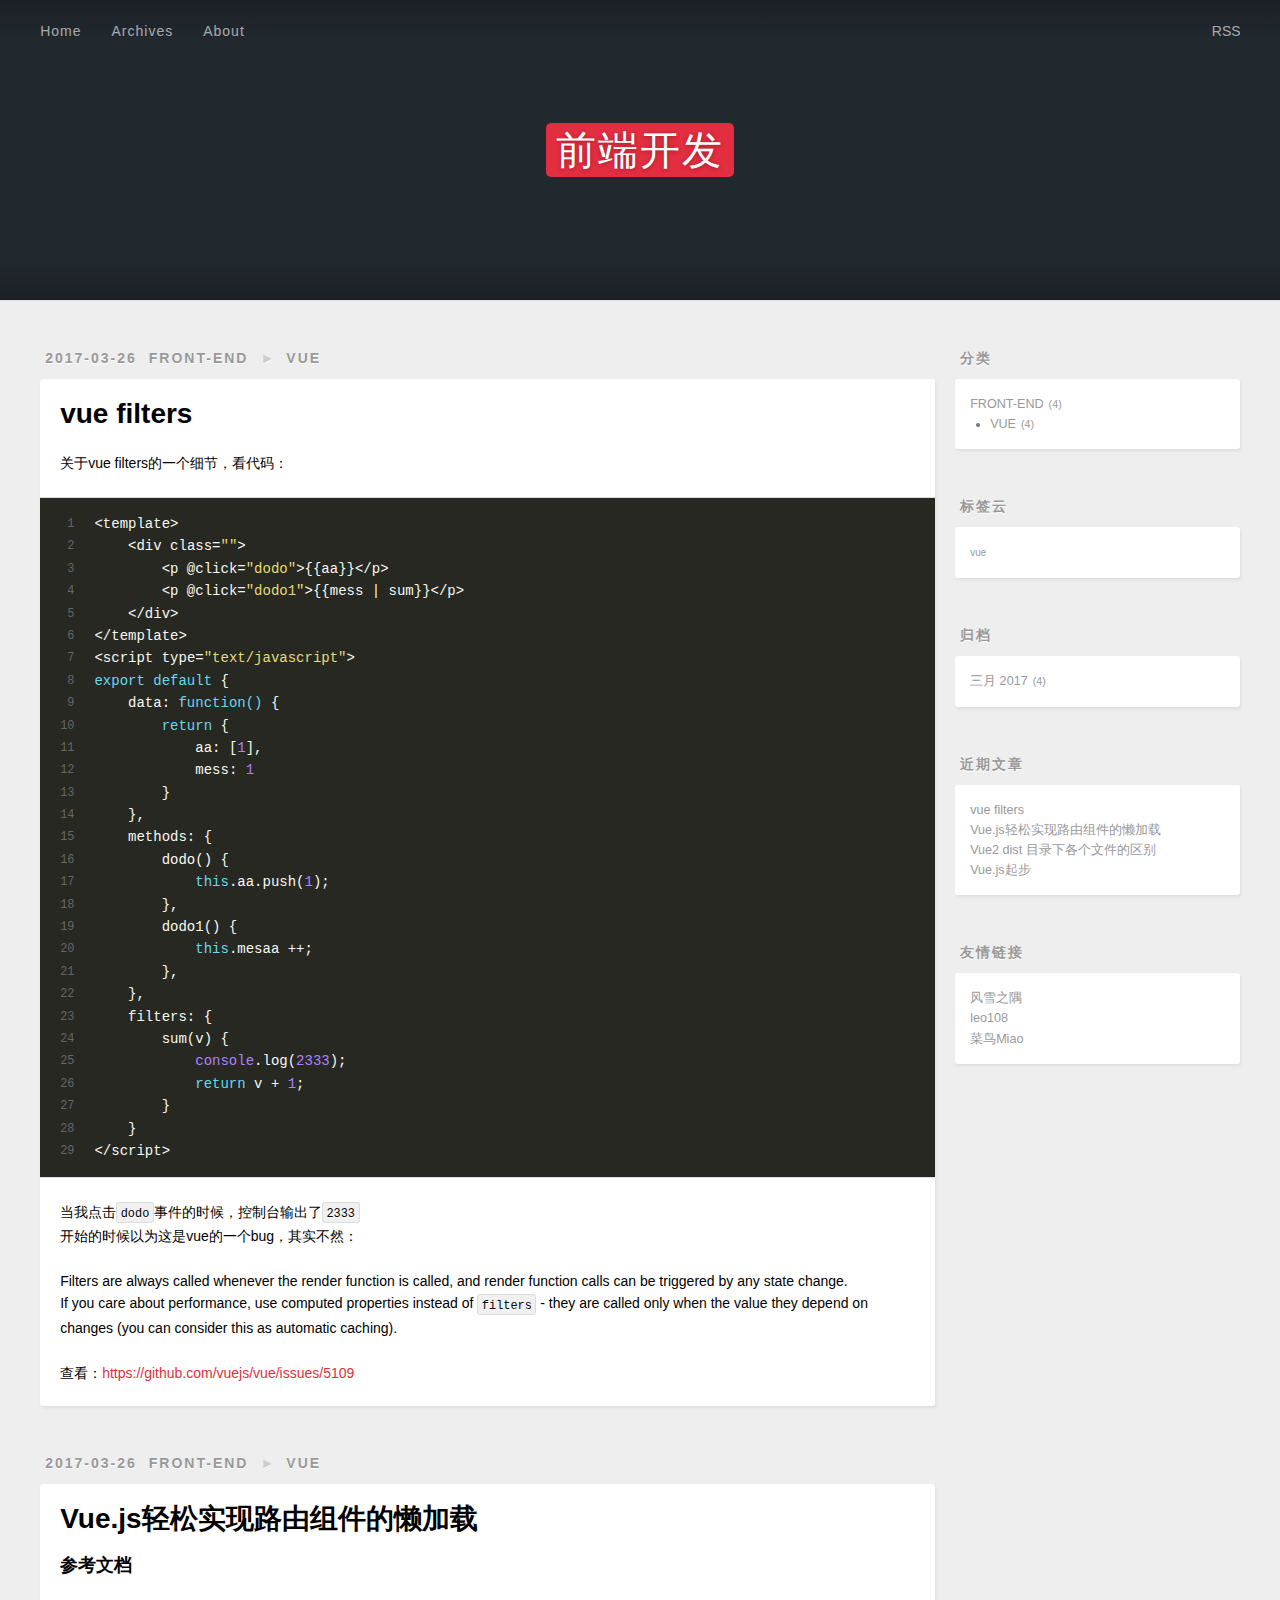
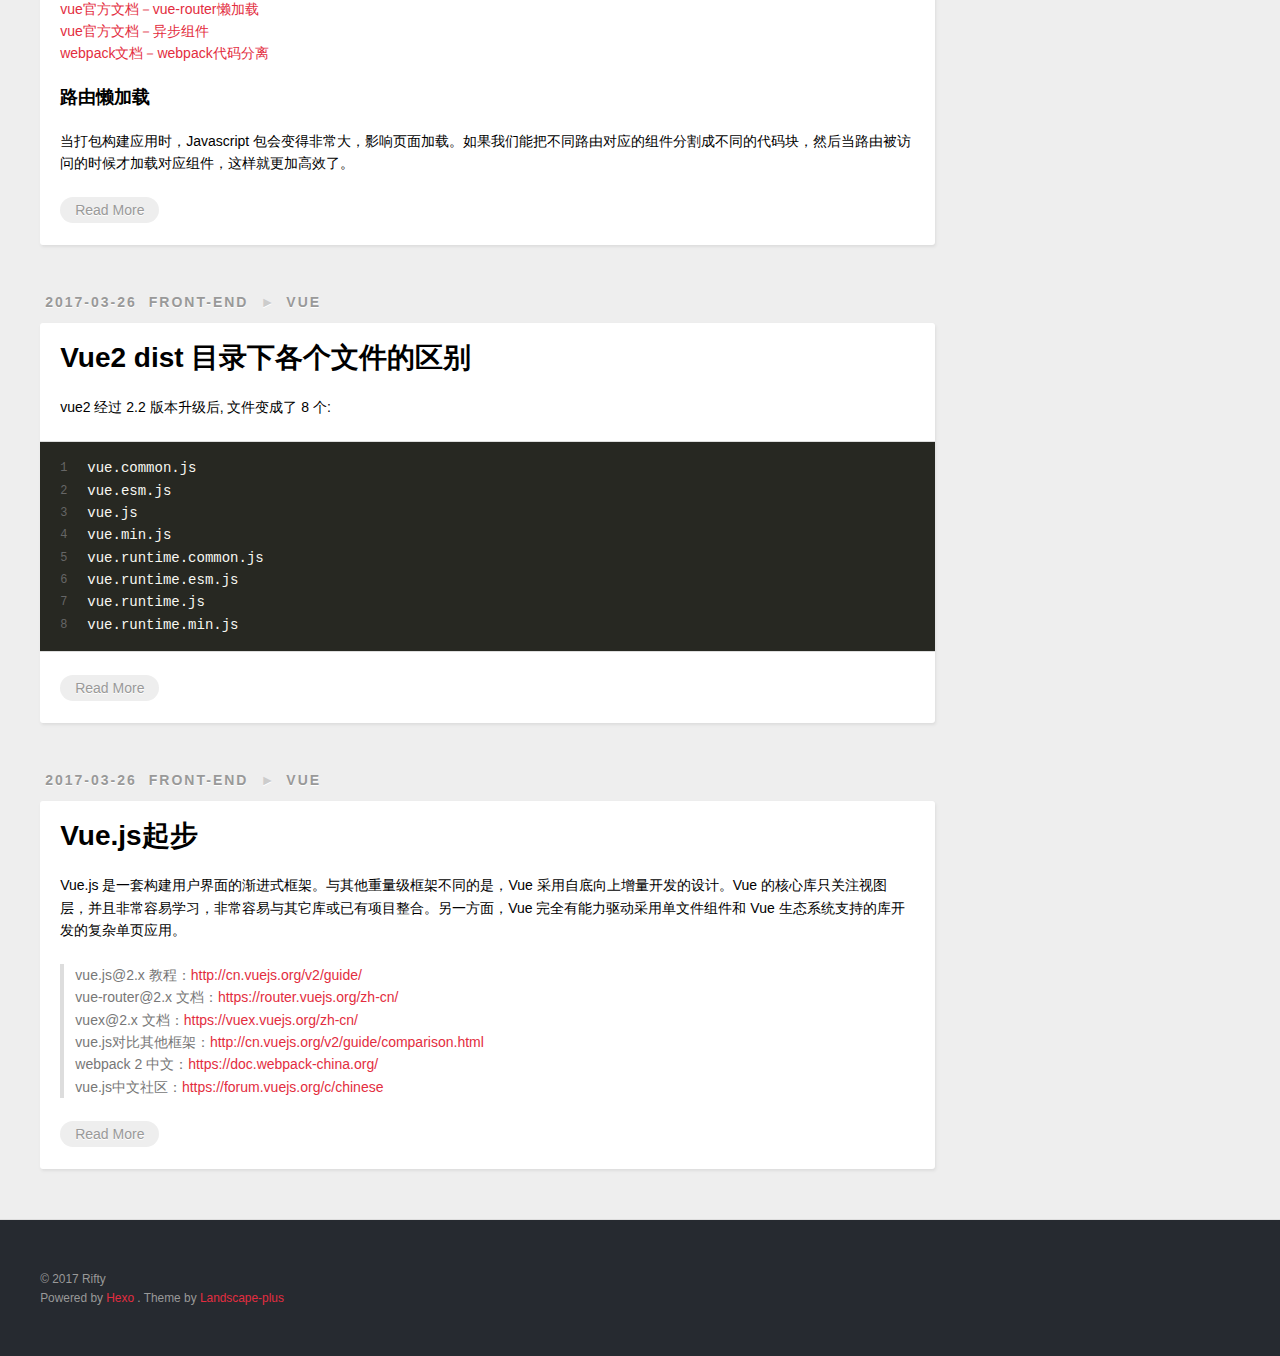
<file: index.html>
<!DOCTYPE html>
<html>
<head>
  <meta charset="utf-8">
  
  <title>前端开发</title>
  <meta name="viewport" content="width=device-width, initial-scale=1, maximum-scale=1">
  
    <link rel="alternative" href="/atom.xml" title="前端开发" type="application/atom+xml">
  
  <link rel="icon" href="/favicon.ico?"/>
  <link rel="stylesheet" href="/css/style.css">
</head>
<body>
<div id="container">
  <div id="wrap">
    <header id="header">
  <div id="banner"></div>
  <div id="header-outer" class="outer">
    <div id="header-title" class="inner">
      <h1 id="logo-wrap">
        <a href="/" id="logo">前端开发</a>
      </h1>
      
    </div>
    <div id="header-inner" class="inner">
      <nav id="main-nav">
        <a id="main-nav-toggle" class="nav-icon"></a>
        
          <a class="main-nav-link" href="/">Home</a>
        
          <a class="main-nav-link" href="/archives">Archives</a>
        
          <a class="main-nav-link" href="/about">About</a>
        
      </nav>
      <nav id="sub-nav">
        
          <a id="nav-rss-link" class="nav-icon" href="/atom.xml" title="RSS Feed">RSS</a>
        
      </nav>
    </div>
  </div>
</header>
    <div class="outer">
      <section id="main">
  
    <article id="post-vue-filters" class="article article-type-post" itemscope itemprop="blogPost">
  <div class="article-meta">
    <a href="/posts/67e979ce.html" class="article-date">
  <time datetime="2017-03-25T20:01:15.000Z" itemprop="datePublished">2017-03-26</time>
</a>
    
  <div class="article-category">
    <a class="article-category-link" href="/categories/front-end/">front-end</a>►<a class="article-category-link" href="/categories/front-end/vue/">vue</a>
  </div>

  </div>
  <div class="article-inner">
    
    
      <header class="article-header">
        
  
    <h1 itemprop="name">
      <a class="article-title" href="/posts/67e979ce.html">vue filters</a>
    </h1>
  

      </header>
    
    <div class="article-entry" itemprop="articleBody">
      
        <p>关于vue filters的一个细节，看代码：<br><figure class="highlight html"><table><tr><td class="gutter"><pre><div class="line">1</div><div class="line">2</div><div class="line">3</div><div class="line">4</div><div class="line">5</div><div class="line">6</div><div class="line">7</div><div class="line">8</div><div class="line">9</div><div class="line">10</div><div class="line">11</div><div class="line">12</div><div class="line">13</div><div class="line">14</div><div class="line">15</div><div class="line">16</div><div class="line">17</div><div class="line">18</div><div class="line">19</div><div class="line">20</div><div class="line">21</div><div class="line">22</div><div class="line">23</div><div class="line">24</div><div class="line">25</div><div class="line">26</div><div class="line">27</div><div class="line">28</div><div class="line">29</div></pre></td><td class="code"><pre><div class="line"><span class="tag">&lt;<span class="name">template</span>&gt;</span></div><div class="line">    <span class="tag">&lt;<span class="name">div</span> <span class="attr">class</span>=<span class="string">""</span>&gt;</span></div><div class="line">        <span class="tag">&lt;<span class="name">p</span> @<span class="attr">click</span>=<span class="string">"dodo"</span>&gt;</span>&#123;&#123;aa&#125;&#125;<span class="tag">&lt;/<span class="name">p</span>&gt;</span></div><div class="line">        <span class="tag">&lt;<span class="name">p</span> @<span class="attr">click</span>=<span class="string">"dodo1"</span>&gt;</span>&#123;&#123;mess | sum&#125;&#125;<span class="tag">&lt;/<span class="name">p</span>&gt;</span></div><div class="line">    <span class="tag">&lt;/<span class="name">div</span>&gt;</span></div><div class="line"><span class="tag">&lt;/<span class="name">template</span>&gt;</span></div><div class="line"><span class="tag">&lt;<span class="name">script</span> <span class="attr">type</span>=<span class="string">"text/javascript"</span>&gt;</span><span class="javascript"></span></div><div class="line"><span class="keyword">export</span> <span class="keyword">default</span> &#123;</div><div class="line">    <span class="attr">data</span>: <span class="function"><span class="keyword">function</span>(<span class="params"></span>) </span>&#123;</div><div class="line">        <span class="keyword">return</span> &#123;</div><div class="line">            <span class="attr">aa</span>: [<span class="number">1</span>],</div><div class="line">            <span class="attr">mess</span>: <span class="number">1</span></div><div class="line">        &#125;</div><div class="line">    &#125;,</div><div class="line">    <span class="attr">methods</span>: &#123;</div><div class="line">        dodo() &#123;</div><div class="line">            <span class="keyword">this</span>.aa.push(<span class="number">1</span>);</div><div class="line">        &#125;,</div><div class="line">        dodo1() &#123;</div><div class="line">            <span class="keyword">this</span>.mesaa ++;</div><div class="line">        &#125;,</div><div class="line">    &#125;,</div><div class="line">    <span class="attr">filters</span>: &#123;</div><div class="line">        sum(v) &#123;</div><div class="line">            <span class="built_in">console</span>.log(<span class="number">2333</span>);</div><div class="line">            <span class="keyword">return</span> v + <span class="number">1</span>;</div><div class="line">        &#125;</div><div class="line">    &#125;</div><div class="line"><span class="tag">&lt;/<span class="name">script</span>&gt;</span></div></pre></td></tr></table></figure></p>
<p>当我点击<code>dodo</code>事件的时候，控制台输出了<code>2333</code><br>开始的时候以为这是vue的一个bug，其实不然：</p>
<p>Filters are always called whenever the render function is called, and render function calls can be triggered by any state change.<br>If you care about performance, use computed properties instead of <code>filters</code> - they are called only when the value they depend on changes (you can consider this as automatic caching).</p>
<p>查看：<a href="https://github.com/vuejs/vue/issues/5109" target="_blank" rel="external">https://github.com/vuejs/vue/issues/5109</a></p>

      
    </div>
  </div>
  
</article>
  
    <article id="post-Vue-js轻松实现路由组件的懒加载" class="article article-type-post" itemscope itemprop="blogPost">
  <div class="article-meta">
    <a href="/posts/2dc6fc6f.html" class="article-date">
  <time datetime="2017-03-25T18:20:39.000Z" itemprop="datePublished">2017-03-26</time>
</a>
    
  <div class="article-category">
    <a class="article-category-link" href="/categories/front-end/">front-end</a>►<a class="article-category-link" href="/categories/front-end/vue/">vue</a>
  </div>

  </div>
  <div class="article-inner">
    
    
      <header class="article-header">
        
  
    <h1 itemprop="name">
      <a class="article-title" href="/posts/2dc6fc6f.html">Vue.js轻松实现路由组件的懒加载</a>
    </h1>
  

      </header>
    
    <div class="article-entry" itemprop="articleBody">
      
        <h3 id="参考文档"><a href="#参考文档" class="headerlink" title="参考文档"></a>参考文档</h3><p><a href="https://router.vuejs.org/zh-cn/advanced/lazy-loading.html">vue官方文档－vue-router懒加载</a><br><a href="http://cn.vuejs.org/v2/guide/components.html#异步组件">vue官方文档－异步组件</a><br><a href="webpack文档－webpack代码分离">webpack文档－webpack代码分离</a></p>
<h3 id="路由懒加载"><a href="#路由懒加载" class="headerlink" title="路由懒加载"></a>路由懒加载</h3><p>当打包构建应用时，Javascript 包会变得非常大，影响页面加载。如果我们能把不同路由对应的组件分割成不同的代码块，然后当路由被访问的时候才加载对应组件，这样就更加高效了。</p>
        
          <p class="article-more-link">
            <a href="/posts/2dc6fc6f.html#more">Read More</a>
          </p>
        
      
    </div>
  </div>
  
</article>
  
    <article id="post-Vue2-dist-目录下各个文件的区别" class="article article-type-post" itemscope itemprop="blogPost">
  <div class="article-meta">
    <a href="/posts/644912cd.html" class="article-date">
  <time datetime="2017-03-25T18:12:48.000Z" itemprop="datePublished">2017-03-26</time>
</a>
    
  <div class="article-category">
    <a class="article-category-link" href="/categories/front-end/">front-end</a>►<a class="article-category-link" href="/categories/front-end/vue/">vue</a>
  </div>

  </div>
  <div class="article-inner">
    
    
      <header class="article-header">
        
  
    <h1 itemprop="name">
      <a class="article-title" href="/posts/644912cd.html">Vue2 dist 目录下各个文件的区别</a>
    </h1>
  

      </header>
    
    <div class="article-entry" itemprop="articleBody">
      
        <p>vue2 经过 2.2 版本升级后, 文件变成了 8 个:<br><figure class="highlight js"><table><tr><td class="gutter"><pre><div class="line">1</div><div class="line">2</div><div class="line">3</div><div class="line">4</div><div class="line">5</div><div class="line">6</div><div class="line">7</div><div class="line">8</div></pre></td><td class="code"><pre><div class="line">vue.common.js</div><div class="line">vue.esm.js</div><div class="line">vue.js</div><div class="line">vue.min.js</div><div class="line">vue.runtime.common.js</div><div class="line">vue.runtime.esm.js</div><div class="line">vue.runtime.js</div><div class="line">vue.runtime.min.js</div></pre></td></tr></table></figure></p>
        
          <p class="article-more-link">
            <a href="/posts/644912cd.html#more">Read More</a>
          </p>
        
      
    </div>
  </div>
  
</article>
  
    <article id="post-Vue-js起步" class="article article-type-post" itemscope itemprop="blogPost">
  <div class="article-meta">
    <a href="/posts/745f768b.html" class="article-date">
  <time datetime="2017-03-25T17:46:25.000Z" itemprop="datePublished">2017-03-26</time>
</a>
    
  <div class="article-category">
    <a class="article-category-link" href="/categories/front-end/">front-end</a>►<a class="article-category-link" href="/categories/front-end/vue/">vue</a>
  </div>

  </div>
  <div class="article-inner">
    
    
      <header class="article-header">
        
  
    <h1 itemprop="name">
      <a class="article-title" href="/posts/745f768b.html">Vue.js起步</a>
    </h1>
  

      </header>
    
    <div class="article-entry" itemprop="articleBody">
      
        <p>Vue.js 是一套构建用户界面的渐进式框架。与其他重量级框架不同的是，Vue 采用自底向上增量开发的设计。Vue 的核心库只关注视图层，并且非常容易学习，非常容易与其它库或已有项目整合。另一方面，Vue 完全有能力驱动采用单文件组件和 Vue 生态系统支持的库开发的复杂单页应用。</p>
<blockquote>
<p>vue.js@2.x 教程：<a href="http://cn.vuejs.org/v2/guide/">http://cn.vuejs.org/v2/guide/</a><br>vue-router@2.x 文档：<a href="https://router.vuejs.org/zh-cn/">https://router.vuejs.org/zh-cn/</a><br>vuex@2.x 文档：<a href="https://vuex.vuejs.org/zh-cn/">https://vuex.vuejs.org/zh-cn/</a><br>vue.js对比其他框架：<a href="http://cn.vuejs.org/v2/guide/comparison.html">http://cn.vuejs.org/v2/guide/comparison.html</a><br>webpack 2 中文：<a href="https://doc.webpack-china.org/">https://doc.webpack-china.org/</a><br>vue.js中文社区：<a href="https://forum.vuejs.org/c/chinese">https://forum.vuejs.org/c/chinese</a></p>
</blockquote>
        
          <p class="article-more-link">
            <a href="/posts/745f768b.html#more">Read More</a>
          </p>
        
      
    </div>
  </div>
  
</article>
  

</section>
      
      <aside id="sidebar">
  
    
  <div class="widget-wrap">
    <h3 class="widget-title">分类</h3>
    <div class="widget">
      <ul class="category-list"><li class="category-list-item"><a class="category-list-link" href="/categories/front-end/">front-end</a><span class="category-list-count">4</span><ul class="category-list-child"><li class="category-list-item"><a class="category-list-link" href="/categories/front-end/vue/">vue</a><span class="category-list-count">4</span></li></ul></li></ul>
    </div>
  </div>

  
    
  <div class="widget-wrap">
    <h3 class="widget-title">标签云</h3>
    <div class="widget tagcloud">
      <a href="/tags/vue/" style="font-size: 10px;">vue</a>
    </div>
  </div>

  
    
  <div class="widget-wrap">
    <h3 class="widget-title">归档</h3>
    <div class="widget">
      <ul class="archive-list"><li class="archive-list-item"><a class="archive-list-link" href="/archives/2017/03/">三月 2017</a><span class="archive-list-count">4</span></li></ul>
    </div>
  </div>

  
    
  <div class="widget-wrap">
    <h3 class="widget-title">近期文章</h3>
    <div class="widget">
      <ul>
        
          <li>
            <a href="/posts/67e979ce.html">vue filters</a>
          </li>
        
          <li>
            <a href="/posts/2dc6fc6f.html">Vue.js轻松实现路由组件的懒加载</a>
          </li>
        
          <li>
            <a href="/posts/644912cd.html">Vue2 dist 目录下各个文件的区别</a>
          </li>
        
          <li>
            <a href="/posts/745f768b.html">Vue.js起步</a>
          </li>
        
      </ul>
    </div>
  </div>

  
    
  <div class="widget-wrap">
    <h3 class="widget-title">友情链接</h3>
    <div class="widget">
      <ul>
        
          <li>
            <a href="http://www.laruence.com/" target="_blank">风雪之隅</a>
          </li>
        
          <li>
            <a href="https://leo108.com/" target="_blank">leo108</a>
          </li>
        
          <li>
            <a href="http://blog.newbmiao.com/" target="_blank">菜鸟Miao</a>
          </li>
        
      </ul>
    </div>
  </div>

  
</aside>
      
    </div>
    <footer id="footer">
  
  <div class="outer">
    <div id="footer-info" class="inner">
      &copy; 2017 Rifty<br>
      Powered by <a href="//hexo.io/" target="_blank">Hexo</a>
      .
      Theme by <a href="https://github.com/xiangming/landscape-plus" target="_blank">Landscape-plus</a>
    </div>
  </div>
</footer>
  </div>
  <nav id="mobile-nav">
  
    <a href="/" class="mobile-nav-link">Home</a>
  
    <a href="/archives" class="mobile-nav-link">Archives</a>
  
    <a href="/about" class="mobile-nav-link">About</a>
  
</nav>
  <!-- totop start -->
<div id="totop">
<a title="返回顶部"><img src="/img/scrollup.png"/></a>
</div>

<!-- totop end -->

<script src="http://apps.bdimg.com/libs/jquery/2.1.4/jquery.min.js"></script>
<script>
window.console&&console.log("%c", "padding:50px 300px;line-height:120px;background:url('http://rifty.oschina.io/demo/images/rabbit.gif') no-repeat;");
</script>
</div>
</body>
</html>
</file>
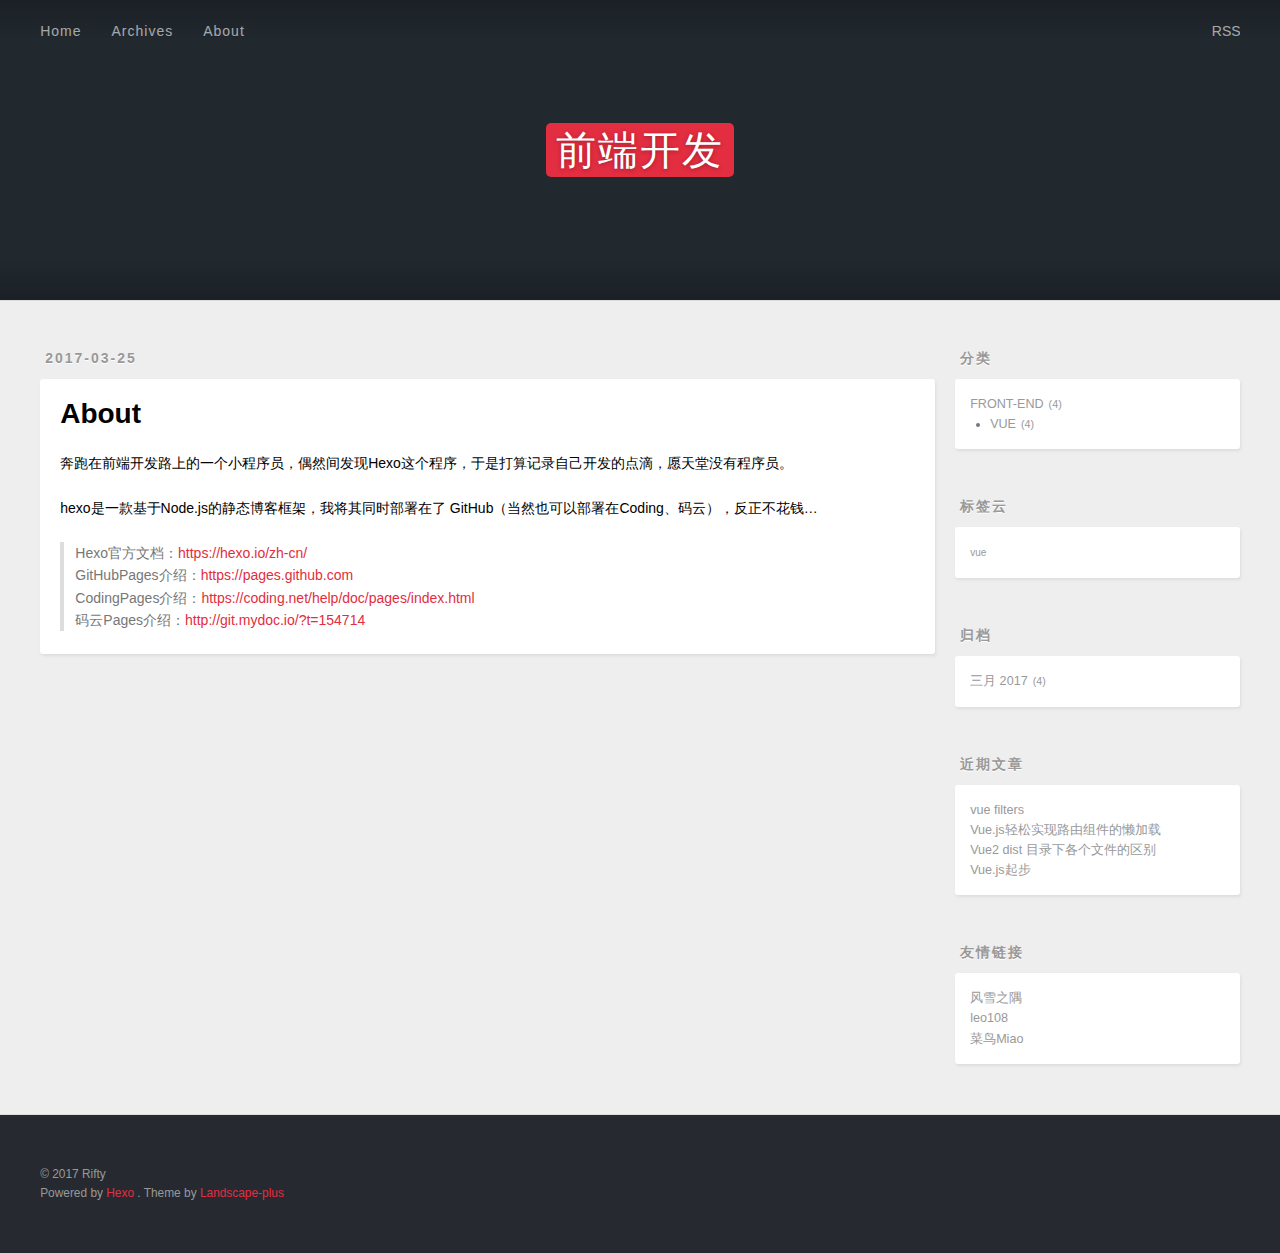
<file: about/index.html>
<!DOCTYPE html>
<html>
<head>
  <meta charset="utf-8">
  
  <title>About | 前端开发</title>
  <meta name="viewport" content="width=device-width, initial-scale=1, maximum-scale=1">
  
    <link rel="alternative" href="/atom.xml" title="前端开发" type="application/atom+xml">
  
  <link rel="icon" href="/favicon.ico?"/>
  <link rel="stylesheet" href="/css/style.css">
</head>
<body>
<div id="container">
  <div id="wrap">
    <header id="header">
  <div id="banner"></div>
  <div id="header-outer" class="outer">
    <div id="header-title" class="inner">
      <h1 id="logo-wrap">
        <a href="/" id="logo">前端开发</a>
      </h1>
      
    </div>
    <div id="header-inner" class="inner">
      <nav id="main-nav">
        <a id="main-nav-toggle" class="nav-icon"></a>
        
          <a class="main-nav-link" href="/">Home</a>
        
          <a class="main-nav-link" href="/archives">Archives</a>
        
          <a class="main-nav-link" href="/about">About</a>
        
      </nav>
      <nav id="sub-nav">
        
          <a id="nav-rss-link" class="nav-icon" href="/atom.xml" title="RSS Feed">RSS</a>
        
      </nav>
    </div>
  </div>
</header>
    <div class="outer">
      <section id="main"><article id="page-undefined" class="article article-type-page" itemscope itemprop="blogPost">
  <div class="article-meta">
    <a href="/about/index.html" class="article-date">
  <time datetime="2017-03-25T15:19:49.000Z" itemprop="datePublished">2017-03-25</time>
</a>
    
  </div>
  <div class="article-inner">
    
    
      <header class="article-header">
        
  
    <h1 class="article-title" itemprop="name">
      About
    </h1>
  

      </header>
    
    <div class="article-entry" itemprop="articleBody">
      
        <p>奔跑在前端开发路上的一个小程序员，偶然间发现Hexo这个程序，于是打算记录自己开发的点滴，愿天堂没有程序员。</p>
<p>hexo是一款基于Node.js的静态博客框架，我将其同时部署在了 GitHub（当然也可以部署在Coding、码云），反正不花钱…</p>
<blockquote>
<p>Hexo官方文档：<a href="https://hexo.io/zh-cn/" target="_blank" rel="external">https://hexo.io/zh-cn/</a><br>GitHubPages介绍：<a href="https://pages.github.com" target="_blank" rel="external">https://pages.github.com</a><br>CodingPages介绍：<a href="https://coding.net/help/doc/pages/index.html" target="_blank" rel="external">https://coding.net/help/doc/pages/index.html</a><br>码云Pages介绍：<a href="http://git.mydoc.io/?t=154714" target="_blank" rel="external">http://git.mydoc.io/?t=154714</a></p>
</blockquote>

      
    </div>
  </div>
  
    
  
</article></section>
      
      <aside id="sidebar">
  
    
  <div class="widget-wrap">
    <h3 class="widget-title">分类</h3>
    <div class="widget">
      <ul class="category-list"><li class="category-list-item"><a class="category-list-link" href="/categories/front-end/">front-end</a><span class="category-list-count">4</span><ul class="category-list-child"><li class="category-list-item"><a class="category-list-link" href="/categories/front-end/vue/">vue</a><span class="category-list-count">4</span></li></ul></li></ul>
    </div>
  </div>

  
    
  <div class="widget-wrap">
    <h3 class="widget-title">标签云</h3>
    <div class="widget tagcloud">
      <a href="/tags/vue/" style="font-size: 10px;">vue</a>
    </div>
  </div>

  
    
  <div class="widget-wrap">
    <h3 class="widget-title">归档</h3>
    <div class="widget">
      <ul class="archive-list"><li class="archive-list-item"><a class="archive-list-link" href="/archives/2017/03/">三月 2017</a><span class="archive-list-count">4</span></li></ul>
    </div>
  </div>

  
    
  <div class="widget-wrap">
    <h3 class="widget-title">近期文章</h3>
    <div class="widget">
      <ul>
        
          <li>
            <a href="/posts/67e979ce.html">vue filters</a>
          </li>
        
          <li>
            <a href="/posts/2dc6fc6f.html">Vue.js轻松实现路由组件的懒加载</a>
          </li>
        
          <li>
            <a href="/posts/644912cd.html">Vue2 dist 目录下各个文件的区别</a>
          </li>
        
          <li>
            <a href="/posts/745f768b.html">Vue.js起步</a>
          </li>
        
      </ul>
    </div>
  </div>

  
    
  <div class="widget-wrap">
    <h3 class="widget-title">友情链接</h3>
    <div class="widget">
      <ul>
        
          <li>
            <a href="http://www.laruence.com/" target="_blank">风雪之隅</a>
          </li>
        
          <li>
            <a href="https://leo108.com/" target="_blank">leo108</a>
          </li>
        
          <li>
            <a href="http://blog.newbmiao.com/" target="_blank">菜鸟Miao</a>
          </li>
        
      </ul>
    </div>
  </div>

  
</aside>
      
    </div>
    <footer id="footer">
  
  <div class="outer">
    <div id="footer-info" class="inner">
      &copy; 2017 Rifty<br>
      Powered by <a href="//hexo.io/" target="_blank">Hexo</a>
      .
      Theme by <a href="https://github.com/xiangming/landscape-plus" target="_blank">Landscape-plus</a>
    </div>
  </div>
</footer>
  </div>
  <nav id="mobile-nav">
  
    <a href="/" class="mobile-nav-link">Home</a>
  
    <a href="/archives" class="mobile-nav-link">Archives</a>
  
    <a href="/about" class="mobile-nav-link">About</a>
  
</nav>
  <!-- totop start -->
<div id="totop">
<a title="返回顶部"><img src="/img/scrollup.png"/></a>
</div>

<!-- totop end -->

<script src="http://apps.bdimg.com/libs/jquery/2.1.4/jquery.min.js"></script>
<script>
window.console&&console.log("%c", "padding:50px 300px;line-height:120px;background:url('http://rifty.oschina.io/demo/images/rabbit.gif') no-repeat;");
</script>
</div>
</body>
</html>
</file>
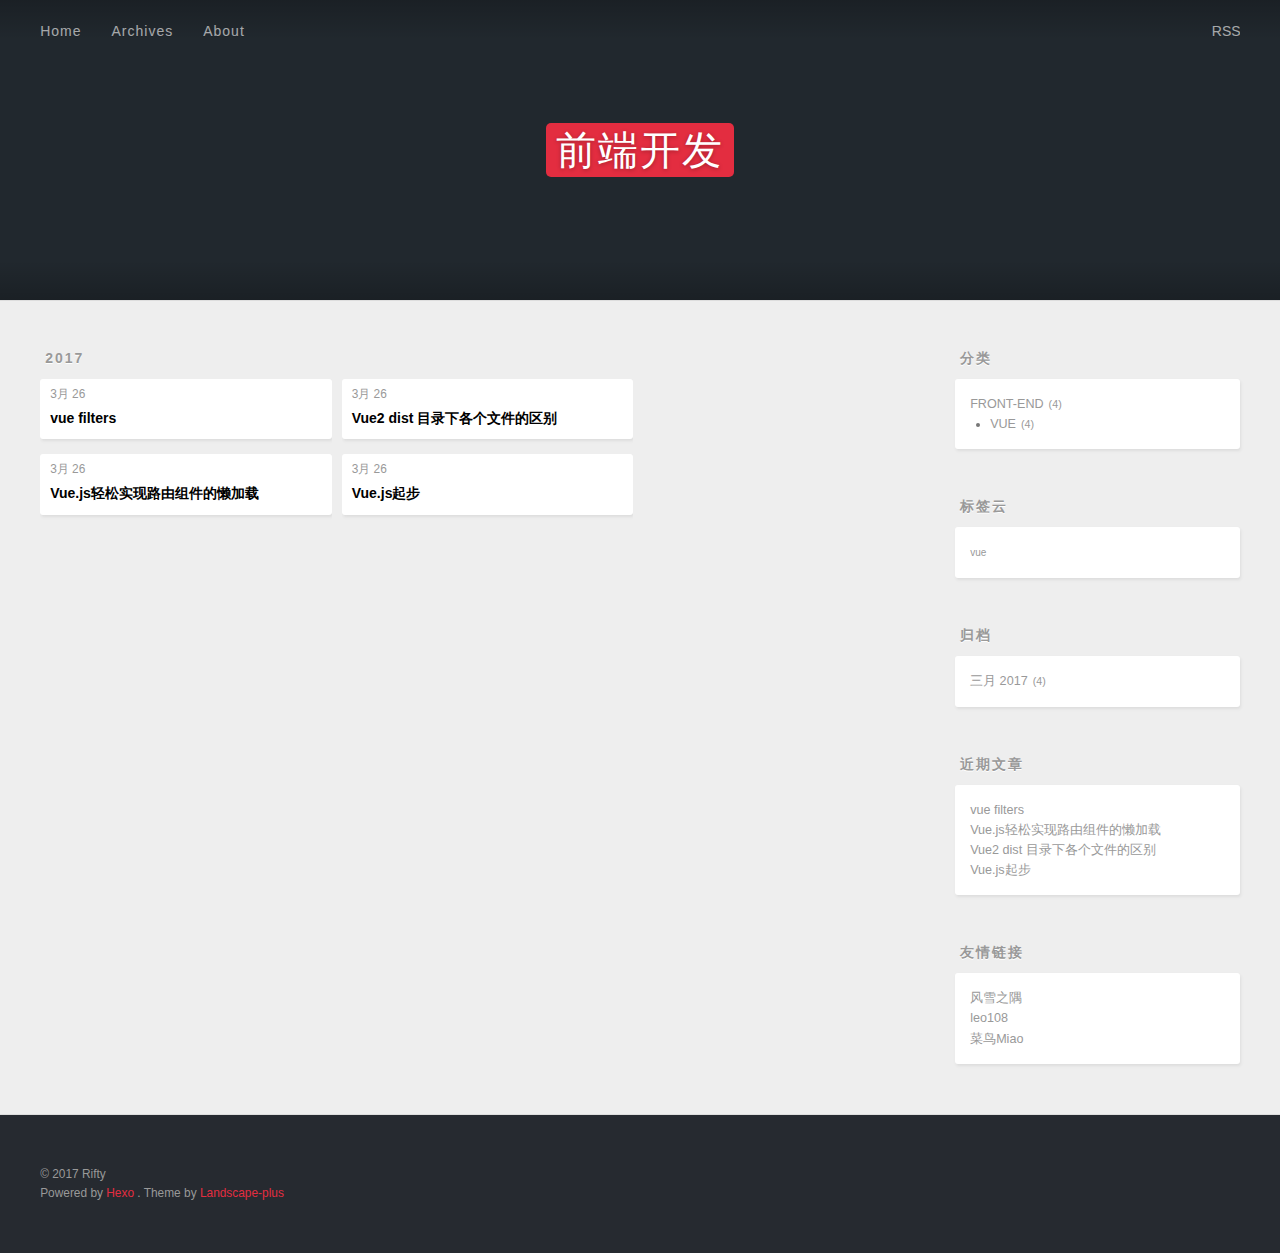
<file: archives/index.html>
<!DOCTYPE html>
<html>
<head>
  <meta charset="utf-8">
  
  <title>Archives | 前端开发</title>
  <meta name="viewport" content="width=device-width, initial-scale=1, maximum-scale=1">
  
    <link rel="alternative" href="/atom.xml" title="前端开发" type="application/atom+xml">
  
  <link rel="icon" href="/favicon.ico?"/>
  <link rel="stylesheet" href="/css/style.css">
</head>
<body>
<div id="container">
  <div id="wrap">
    <header id="header">
  <div id="banner"></div>
  <div id="header-outer" class="outer">
    <div id="header-title" class="inner">
      <h1 id="logo-wrap">
        <a href="/" id="logo">前端开发</a>
      </h1>
      
    </div>
    <div id="header-inner" class="inner">
      <nav id="main-nav">
        <a id="main-nav-toggle" class="nav-icon"></a>
        
          <a class="main-nav-link" href="/">Home</a>
        
          <a class="main-nav-link" href="/archives">Archives</a>
        
          <a class="main-nav-link" href="/about">About</a>
        
      </nav>
      <nav id="sub-nav">
        
          <a id="nav-rss-link" class="nav-icon" href="/atom.xml" title="RSS Feed">RSS</a>
        
      </nav>
    </div>
  </div>
</header>
    <div class="outer">
      <section id="main">
  
  
    
    
      
      
      <section class="archives-wrap">
        <div class="archive-year-wrap">
          <a href="/archives/2017" class="archive-year">2017</a>
        </div>
        <div class="archives">
    
    <article class="archive-article archive-type-post">
  <div class="archive-article-inner">
    <header class="archive-article-header">
      <a href="/posts/67e979ce.html" class="archive-article-date">
  <time datetime="2017-03-25T20:01:15.000Z" itemprop="datePublished">3月 26</time>
</a>
      
  
    <h1 itemprop="name">
      <a class="archive-article-title" href="/posts/67e979ce.html">vue filters</a>
    </h1>
  

    </header>
  </div>
</article>
  
    
    
    <article class="archive-article archive-type-post">
  <div class="archive-article-inner">
    <header class="archive-article-header">
      <a href="/posts/2dc6fc6f.html" class="archive-article-date">
  <time datetime="2017-03-25T18:20:39.000Z" itemprop="datePublished">3月 26</time>
</a>
      
  
    <h1 itemprop="name">
      <a class="archive-article-title" href="/posts/2dc6fc6f.html">Vue.js轻松实现路由组件的懒加载</a>
    </h1>
  

    </header>
  </div>
</article>
  
    
    
    <article class="archive-article archive-type-post">
  <div class="archive-article-inner">
    <header class="archive-article-header">
      <a href="/posts/644912cd.html" class="archive-article-date">
  <time datetime="2017-03-25T18:12:48.000Z" itemprop="datePublished">3月 26</time>
</a>
      
  
    <h1 itemprop="name">
      <a class="archive-article-title" href="/posts/644912cd.html">Vue2 dist 目录下各个文件的区别</a>
    </h1>
  

    </header>
  </div>
</article>
  
    
    
    <article class="archive-article archive-type-post">
  <div class="archive-article-inner">
    <header class="archive-article-header">
      <a href="/posts/745f768b.html" class="archive-article-date">
  <time datetime="2017-03-25T17:46:25.000Z" itemprop="datePublished">3月 26</time>
</a>
      
  
    <h1 itemprop="name">
      <a class="archive-article-title" href="/posts/745f768b.html">Vue.js起步</a>
    </h1>
  

    </header>
  </div>
</article>
  
  
    </div></section>
  

</section>
      
      <aside id="sidebar">
  
    
  <div class="widget-wrap">
    <h3 class="widget-title">分类</h3>
    <div class="widget">
      <ul class="category-list"><li class="category-list-item"><a class="category-list-link" href="/categories/front-end/">front-end</a><span class="category-list-count">4</span><ul class="category-list-child"><li class="category-list-item"><a class="category-list-link" href="/categories/front-end/vue/">vue</a><span class="category-list-count">4</span></li></ul></li></ul>
    </div>
  </div>

  
    
  <div class="widget-wrap">
    <h3 class="widget-title">标签云</h3>
    <div class="widget tagcloud">
      <a href="/tags/vue/" style="font-size: 10px;">vue</a>
    </div>
  </div>

  
    
  <div class="widget-wrap">
    <h3 class="widget-title">归档</h3>
    <div class="widget">
      <ul class="archive-list"><li class="archive-list-item"><a class="archive-list-link" href="/archives/2017/03/">三月 2017</a><span class="archive-list-count">4</span></li></ul>
    </div>
  </div>

  
    
  <div class="widget-wrap">
    <h3 class="widget-title">近期文章</h3>
    <div class="widget">
      <ul>
        
          <li>
            <a href="/posts/67e979ce.html">vue filters</a>
          </li>
        
          <li>
            <a href="/posts/2dc6fc6f.html">Vue.js轻松实现路由组件的懒加载</a>
          </li>
        
          <li>
            <a href="/posts/644912cd.html">Vue2 dist 目录下各个文件的区别</a>
          </li>
        
          <li>
            <a href="/posts/745f768b.html">Vue.js起步</a>
          </li>
        
      </ul>
    </div>
  </div>

  
    
  <div class="widget-wrap">
    <h3 class="widget-title">友情链接</h3>
    <div class="widget">
      <ul>
        
          <li>
            <a href="http://www.laruence.com/" target="_blank">风雪之隅</a>
          </li>
        
          <li>
            <a href="https://leo108.com/" target="_blank">leo108</a>
          </li>
        
          <li>
            <a href="http://blog.newbmiao.com/" target="_blank">菜鸟Miao</a>
          </li>
        
      </ul>
    </div>
  </div>

  
</aside>
      
    </div>
    <footer id="footer">
  
  <div class="outer">
    <div id="footer-info" class="inner">
      &copy; 2017 Rifty<br>
      Powered by <a href="//hexo.io/" target="_blank">Hexo</a>
      .
      Theme by <a href="https://github.com/xiangming/landscape-plus" target="_blank">Landscape-plus</a>
    </div>
  </div>
</footer>
  </div>
  <nav id="mobile-nav">
  
    <a href="/" class="mobile-nav-link">Home</a>
  
    <a href="/archives" class="mobile-nav-link">Archives</a>
  
    <a href="/about" class="mobile-nav-link">About</a>
  
</nav>
  <!-- totop start -->
<div id="totop">
<a title="返回顶部"><img src="/img/scrollup.png"/></a>
</div>

<!-- totop end -->

<script src="http://apps.bdimg.com/libs/jquery/2.1.4/jquery.min.js"></script>
<script>
window.console&&console.log("%c", "padding:50px 300px;line-height:120px;background:url('http://rifty.oschina.io/demo/images/rabbit.gif') no-repeat;");
</script>
</div>
</body>
</html>
</file>
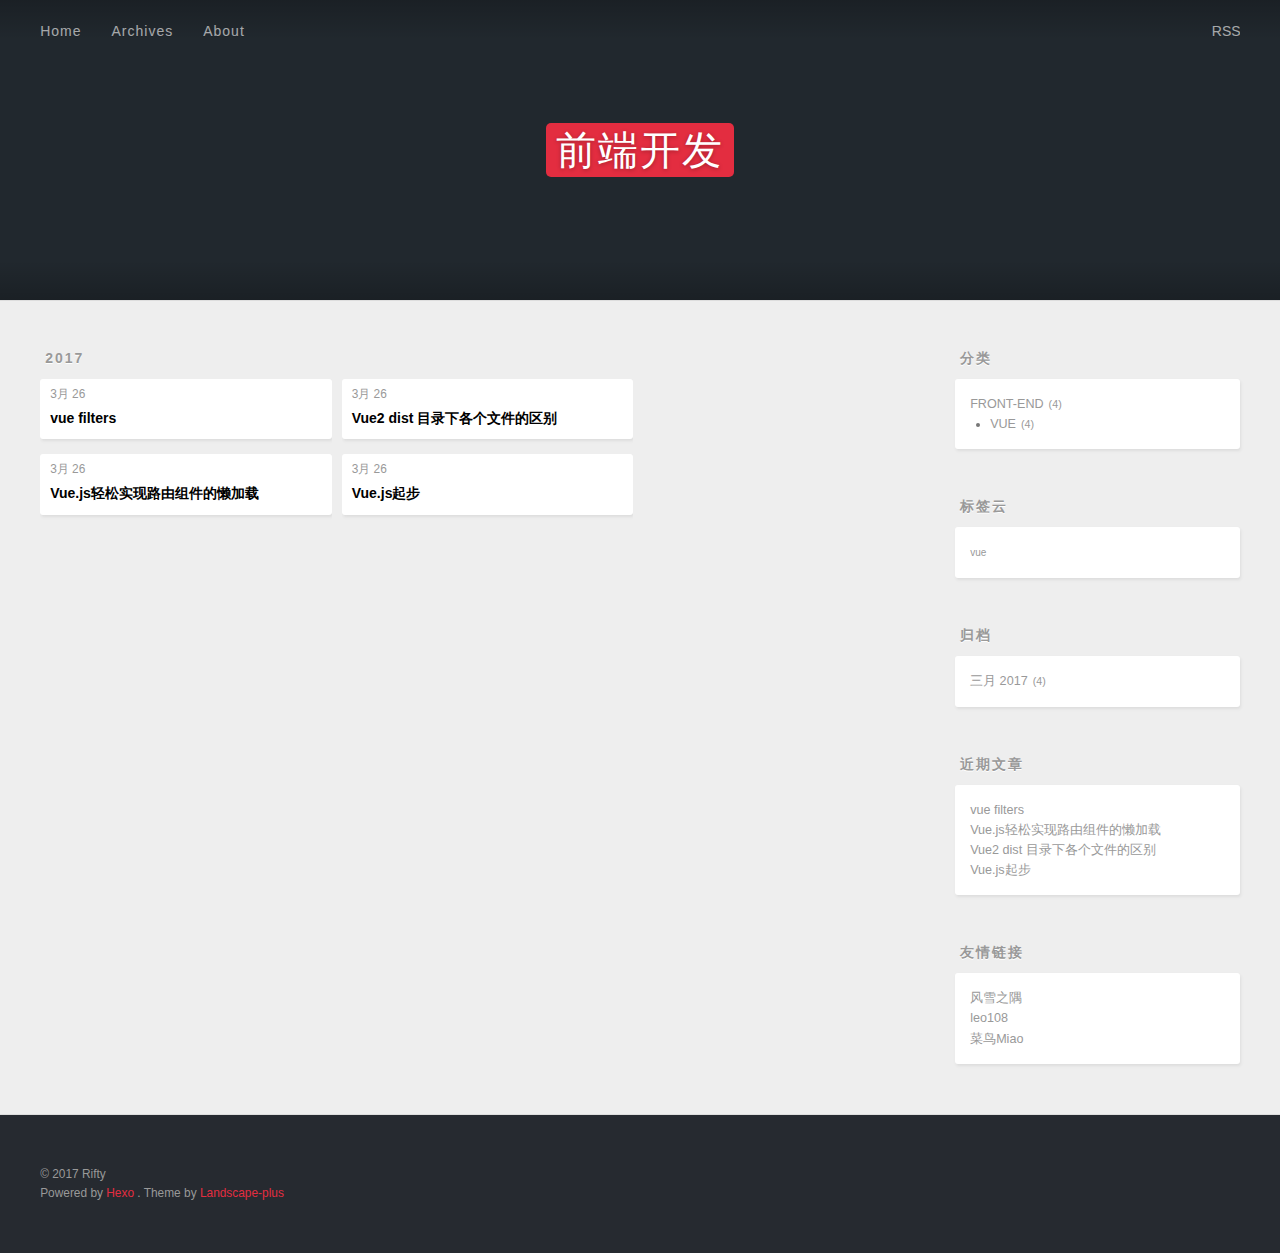
<file: archives/2017/index.html>
<!DOCTYPE html>
<html>
<head>
  <meta charset="utf-8">
  
  <title>Archives: 2017 | 前端开发</title>
  <meta name="viewport" content="width=device-width, initial-scale=1, maximum-scale=1">
  
    <link rel="alternative" href="/atom.xml" title="前端开发" type="application/atom+xml">
  
  <link rel="icon" href="/favicon.ico?"/>
  <link rel="stylesheet" href="/css/style.css">
</head>
<body>
<div id="container">
  <div id="wrap">
    <header id="header">
  <div id="banner"></div>
  <div id="header-outer" class="outer">
    <div id="header-title" class="inner">
      <h1 id="logo-wrap">
        <a href="/" id="logo">前端开发</a>
      </h1>
      
    </div>
    <div id="header-inner" class="inner">
      <nav id="main-nav">
        <a id="main-nav-toggle" class="nav-icon"></a>
        
          <a class="main-nav-link" href="/">Home</a>
        
          <a class="main-nav-link" href="/archives">Archives</a>
        
          <a class="main-nav-link" href="/about">About</a>
        
      </nav>
      <nav id="sub-nav">
        
          <a id="nav-rss-link" class="nav-icon" href="/atom.xml" title="RSS Feed">RSS</a>
        
      </nav>
    </div>
  </div>
</header>
    <div class="outer">
      <section id="main">
  
  
    
    
      
      
      <section class="archives-wrap">
        <div class="archive-year-wrap">
          <a href="/archives/2017" class="archive-year">2017</a>
        </div>
        <div class="archives">
    
    <article class="archive-article archive-type-post">
  <div class="archive-article-inner">
    <header class="archive-article-header">
      <a href="/posts/67e979ce.html" class="archive-article-date">
  <time datetime="2017-03-25T20:01:15.000Z" itemprop="datePublished">3月 26</time>
</a>
      
  
    <h1 itemprop="name">
      <a class="archive-article-title" href="/posts/67e979ce.html">vue filters</a>
    </h1>
  

    </header>
  </div>
</article>
  
    
    
    <article class="archive-article archive-type-post">
  <div class="archive-article-inner">
    <header class="archive-article-header">
      <a href="/posts/2dc6fc6f.html" class="archive-article-date">
  <time datetime="2017-03-25T18:20:39.000Z" itemprop="datePublished">3月 26</time>
</a>
      
  
    <h1 itemprop="name">
      <a class="archive-article-title" href="/posts/2dc6fc6f.html">Vue.js轻松实现路由组件的懒加载</a>
    </h1>
  

    </header>
  </div>
</article>
  
    
    
    <article class="archive-article archive-type-post">
  <div class="archive-article-inner">
    <header class="archive-article-header">
      <a href="/posts/644912cd.html" class="archive-article-date">
  <time datetime="2017-03-25T18:12:48.000Z" itemprop="datePublished">3月 26</time>
</a>
      
  
    <h1 itemprop="name">
      <a class="archive-article-title" href="/posts/644912cd.html">Vue2 dist 目录下各个文件的区别</a>
    </h1>
  

    </header>
  </div>
</article>
  
    
    
    <article class="archive-article archive-type-post">
  <div class="archive-article-inner">
    <header class="archive-article-header">
      <a href="/posts/745f768b.html" class="archive-article-date">
  <time datetime="2017-03-25T17:46:25.000Z" itemprop="datePublished">3月 26</time>
</a>
      
  
    <h1 itemprop="name">
      <a class="archive-article-title" href="/posts/745f768b.html">Vue.js起步</a>
    </h1>
  

    </header>
  </div>
</article>
  
  
    </div></section>
  

</section>
      
      <aside id="sidebar">
  
    
  <div class="widget-wrap">
    <h3 class="widget-title">分类</h3>
    <div class="widget">
      <ul class="category-list"><li class="category-list-item"><a class="category-list-link" href="/categories/front-end/">front-end</a><span class="category-list-count">4</span><ul class="category-list-child"><li class="category-list-item"><a class="category-list-link" href="/categories/front-end/vue/">vue</a><span class="category-list-count">4</span></li></ul></li></ul>
    </div>
  </div>

  
    
  <div class="widget-wrap">
    <h3 class="widget-title">标签云</h3>
    <div class="widget tagcloud">
      <a href="/tags/vue/" style="font-size: 10px;">vue</a>
    </div>
  </div>

  
    
  <div class="widget-wrap">
    <h3 class="widget-title">归档</h3>
    <div class="widget">
      <ul class="archive-list"><li class="archive-list-item"><a class="archive-list-link" href="/archives/2017/03/">三月 2017</a><span class="archive-list-count">4</span></li></ul>
    </div>
  </div>

  
    
  <div class="widget-wrap">
    <h3 class="widget-title">近期文章</h3>
    <div class="widget">
      <ul>
        
          <li>
            <a href="/posts/67e979ce.html">vue filters</a>
          </li>
        
          <li>
            <a href="/posts/2dc6fc6f.html">Vue.js轻松实现路由组件的懒加载</a>
          </li>
        
          <li>
            <a href="/posts/644912cd.html">Vue2 dist 目录下各个文件的区别</a>
          </li>
        
          <li>
            <a href="/posts/745f768b.html">Vue.js起步</a>
          </li>
        
      </ul>
    </div>
  </div>

  
    
  <div class="widget-wrap">
    <h3 class="widget-title">友情链接</h3>
    <div class="widget">
      <ul>
        
          <li>
            <a href="http://www.laruence.com/" target="_blank">风雪之隅</a>
          </li>
        
          <li>
            <a href="https://leo108.com/" target="_blank">leo108</a>
          </li>
        
          <li>
            <a href="http://blog.newbmiao.com/" target="_blank">菜鸟Miao</a>
          </li>
        
      </ul>
    </div>
  </div>

  
</aside>
      
    </div>
    <footer id="footer">
  
  <div class="outer">
    <div id="footer-info" class="inner">
      &copy; 2017 Rifty<br>
      Powered by <a href="//hexo.io/" target="_blank">Hexo</a>
      .
      Theme by <a href="https://github.com/xiangming/landscape-plus" target="_blank">Landscape-plus</a>
    </div>
  </div>
</footer>
  </div>
  <nav id="mobile-nav">
  
    <a href="/" class="mobile-nav-link">Home</a>
  
    <a href="/archives" class="mobile-nav-link">Archives</a>
  
    <a href="/about" class="mobile-nav-link">About</a>
  
</nav>
  <!-- totop start -->
<div id="totop">
<a title="返回顶部"><img src="/img/scrollup.png"/></a>
</div>

<!-- totop end -->

<script src="http://apps.bdimg.com/libs/jquery/2.1.4/jquery.min.js"></script>
<script>
window.console&&console.log("%c", "padding:50px 300px;line-height:120px;background:url('http://rifty.oschina.io/demo/images/rabbit.gif') no-repeat;");
</script>
</div>
</body>
</html>
</file>
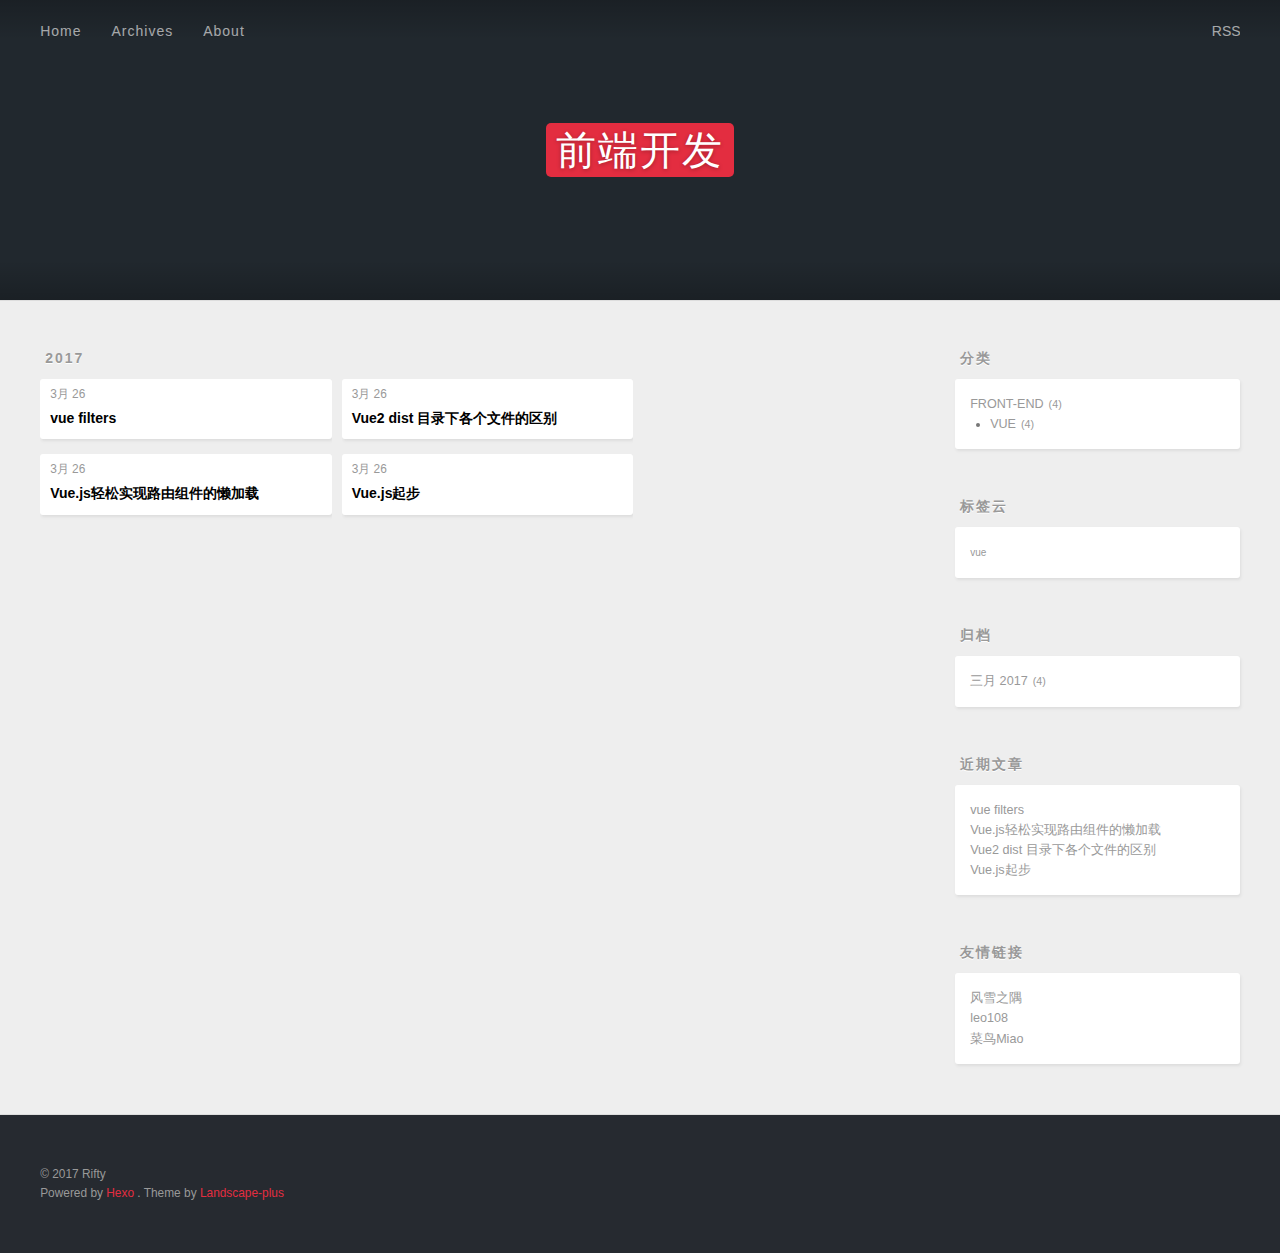
<file: categories/front-end/index.html>
<!DOCTYPE html>
<html>
<head>
  <meta charset="utf-8">
  
  <title>Category: front-end | 前端开发</title>
  <meta name="viewport" content="width=device-width, initial-scale=1, maximum-scale=1">
  
    <link rel="alternative" href="/atom.xml" title="前端开发" type="application/atom+xml">
  
  <link rel="icon" href="/favicon.ico?"/>
  <link rel="stylesheet" href="/css/style.css">
</head>
<body>
<div id="container">
  <div id="wrap">
    <header id="header">
  <div id="banner"></div>
  <div id="header-outer" class="outer">
    <div id="header-title" class="inner">
      <h1 id="logo-wrap">
        <a href="/" id="logo">前端开发</a>
      </h1>
      
    </div>
    <div id="header-inner" class="inner">
      <nav id="main-nav">
        <a id="main-nav-toggle" class="nav-icon"></a>
        
          <a class="main-nav-link" href="/">Home</a>
        
          <a class="main-nav-link" href="/archives">Archives</a>
        
          <a class="main-nav-link" href="/about">About</a>
        
      </nav>
      <nav id="sub-nav">
        
          <a id="nav-rss-link" class="nav-icon" href="/atom.xml" title="RSS Feed">RSS</a>
        
      </nav>
    </div>
  </div>
</header>
    <div class="outer">
      <section id="main">
  
  
    
    
      
      
      <section class="archives-wrap">
        <div class="archive-year-wrap">
          <a href="/archives/2017" class="archive-year">2017</a>
        </div>
        <div class="archives">
    
    <article class="archive-article archive-type-post">
  <div class="archive-article-inner">
    <header class="archive-article-header">
      <a href="/posts/67e979ce.html" class="archive-article-date">
  <time datetime="2017-03-25T20:01:15.000Z" itemprop="datePublished">3月 26</time>
</a>
      
  
    <h1 itemprop="name">
      <a class="archive-article-title" href="/posts/67e979ce.html">vue filters</a>
    </h1>
  

    </header>
  </div>
</article>
  
    
    
    <article class="archive-article archive-type-post">
  <div class="archive-article-inner">
    <header class="archive-article-header">
      <a href="/posts/2dc6fc6f.html" class="archive-article-date">
  <time datetime="2017-03-25T18:20:39.000Z" itemprop="datePublished">3月 26</time>
</a>
      
  
    <h1 itemprop="name">
      <a class="archive-article-title" href="/posts/2dc6fc6f.html">Vue.js轻松实现路由组件的懒加载</a>
    </h1>
  

    </header>
  </div>
</article>
  
    
    
    <article class="archive-article archive-type-post">
  <div class="archive-article-inner">
    <header class="archive-article-header">
      <a href="/posts/644912cd.html" class="archive-article-date">
  <time datetime="2017-03-25T18:12:48.000Z" itemprop="datePublished">3月 26</time>
</a>
      
  
    <h1 itemprop="name">
      <a class="archive-article-title" href="/posts/644912cd.html">Vue2 dist 目录下各个文件的区别</a>
    </h1>
  

    </header>
  </div>
</article>
  
    
    
    <article class="archive-article archive-type-post">
  <div class="archive-article-inner">
    <header class="archive-article-header">
      <a href="/posts/745f768b.html" class="archive-article-date">
  <time datetime="2017-03-25T17:46:25.000Z" itemprop="datePublished">3月 26</time>
</a>
      
  
    <h1 itemprop="name">
      <a class="archive-article-title" href="/posts/745f768b.html">Vue.js起步</a>
    </h1>
  

    </header>
  </div>
</article>
  
  
    </div></section>
  

</section>
      
      <aside id="sidebar">
  
    
  <div class="widget-wrap">
    <h3 class="widget-title">分类</h3>
    <div class="widget">
      <ul class="category-list"><li class="category-list-item"><a class="category-list-link" href="/categories/front-end/">front-end</a><span class="category-list-count">4</span><ul class="category-list-child"><li class="category-list-item"><a class="category-list-link" href="/categories/front-end/vue/">vue</a><span class="category-list-count">4</span></li></ul></li></ul>
    </div>
  </div>

  
    
  <div class="widget-wrap">
    <h3 class="widget-title">标签云</h3>
    <div class="widget tagcloud">
      <a href="/tags/vue/" style="font-size: 10px;">vue</a>
    </div>
  </div>

  
    
  <div class="widget-wrap">
    <h3 class="widget-title">归档</h3>
    <div class="widget">
      <ul class="archive-list"><li class="archive-list-item"><a class="archive-list-link" href="/archives/2017/03/">三月 2017</a><span class="archive-list-count">4</span></li></ul>
    </div>
  </div>

  
    
  <div class="widget-wrap">
    <h3 class="widget-title">近期文章</h3>
    <div class="widget">
      <ul>
        
          <li>
            <a href="/posts/67e979ce.html">vue filters</a>
          </li>
        
          <li>
            <a href="/posts/2dc6fc6f.html">Vue.js轻松实现路由组件的懒加载</a>
          </li>
        
          <li>
            <a href="/posts/644912cd.html">Vue2 dist 目录下各个文件的区别</a>
          </li>
        
          <li>
            <a href="/posts/745f768b.html">Vue.js起步</a>
          </li>
        
      </ul>
    </div>
  </div>

  
    
  <div class="widget-wrap">
    <h3 class="widget-title">友情链接</h3>
    <div class="widget">
      <ul>
        
          <li>
            <a href="http://www.laruence.com/" target="_blank">风雪之隅</a>
          </li>
        
          <li>
            <a href="https://leo108.com/" target="_blank">leo108</a>
          </li>
        
          <li>
            <a href="http://blog.newbmiao.com/" target="_blank">菜鸟Miao</a>
          </li>
        
      </ul>
    </div>
  </div>

  
</aside>
      
    </div>
    <footer id="footer">
  
  <div class="outer">
    <div id="footer-info" class="inner">
      &copy; 2017 Rifty<br>
      Powered by <a href="//hexo.io/" target="_blank">Hexo</a>
      .
      Theme by <a href="https://github.com/xiangming/landscape-plus" target="_blank">Landscape-plus</a>
    </div>
  </div>
</footer>
  </div>
  <nav id="mobile-nav">
  
    <a href="/" class="mobile-nav-link">Home</a>
  
    <a href="/archives" class="mobile-nav-link">Archives</a>
  
    <a href="/about" class="mobile-nav-link">About</a>
  
</nav>
  <!-- totop start -->
<div id="totop">
<a title="返回顶部"><img src="/img/scrollup.png"/></a>
</div>

<!-- totop end -->

<script src="http://apps.bdimg.com/libs/jquery/2.1.4/jquery.min.js"></script>
<script>
window.console&&console.log("%c", "padding:50px 300px;line-height:120px;background:url('http://rifty.oschina.io/demo/images/rabbit.gif') no-repeat;");
</script>
</div>
</body>
</html>
</file>
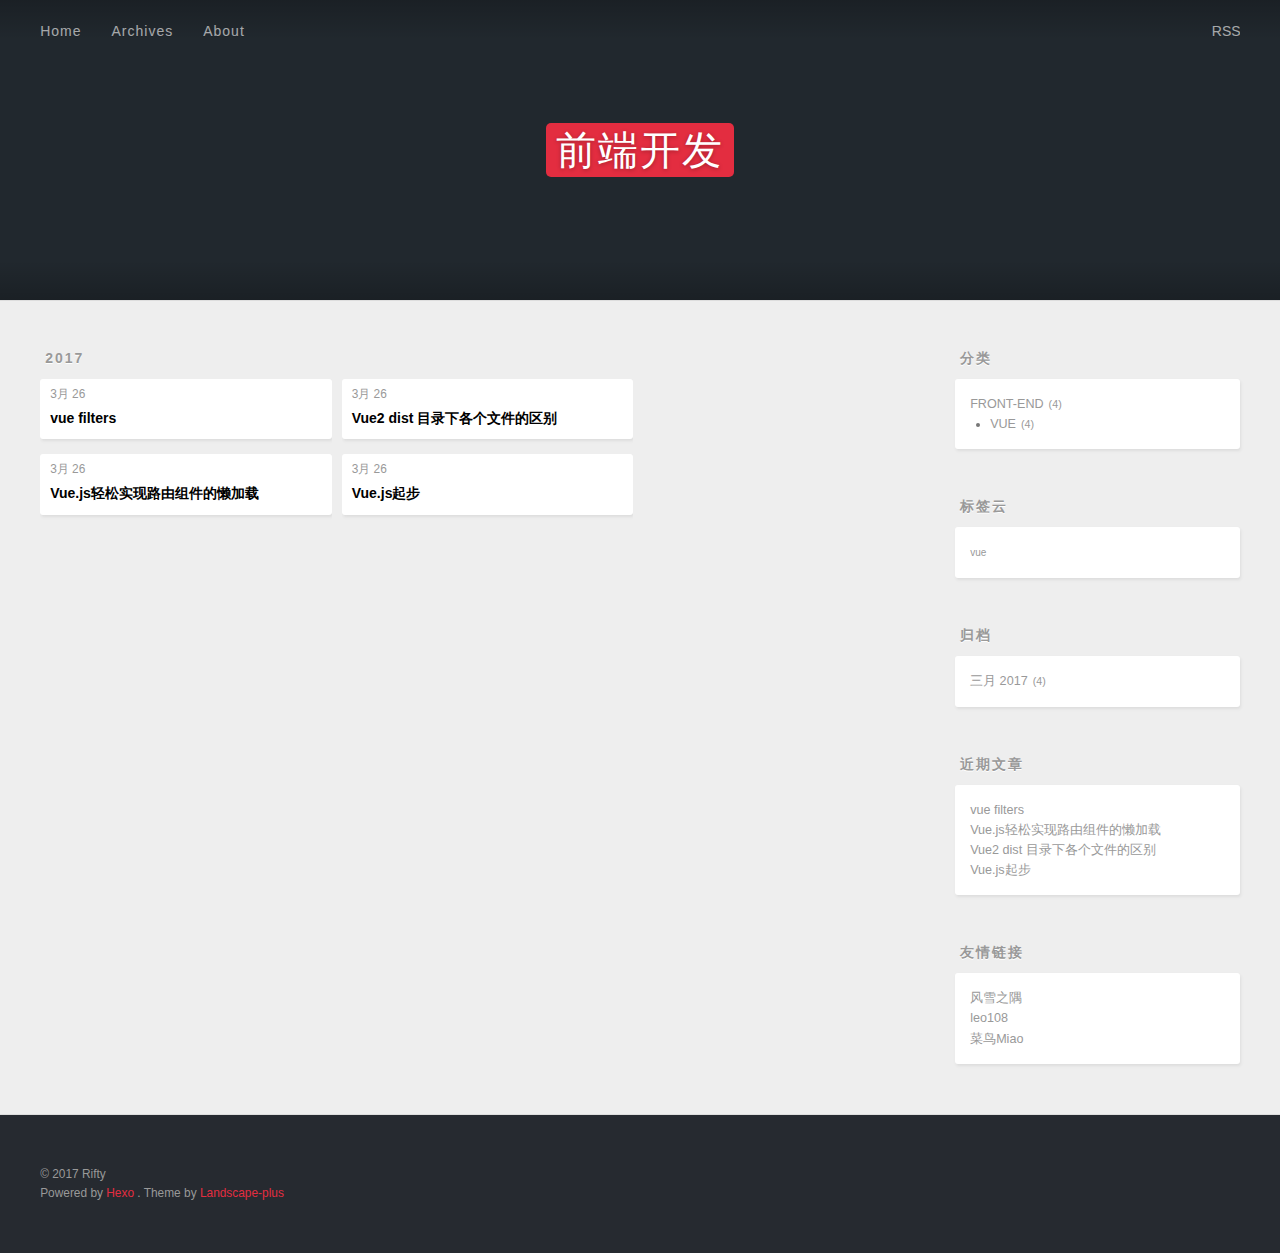
<file: tags/vue/index.html>
<!DOCTYPE html>
<html>
<head>
  <meta charset="utf-8">
  
  <title>Tag: vue | 前端开发</title>
  <meta name="viewport" content="width=device-width, initial-scale=1, maximum-scale=1">
  
    <link rel="alternative" href="/atom.xml" title="前端开发" type="application/atom+xml">
  
  <link rel="icon" href="/favicon.ico?"/>
  <link rel="stylesheet" href="/css/style.css">
</head>
<body>
<div id="container">
  <div id="wrap">
    <header id="header">
  <div id="banner"></div>
  <div id="header-outer" class="outer">
    <div id="header-title" class="inner">
      <h1 id="logo-wrap">
        <a href="/" id="logo">前端开发</a>
      </h1>
      
    </div>
    <div id="header-inner" class="inner">
      <nav id="main-nav">
        <a id="main-nav-toggle" class="nav-icon"></a>
        
          <a class="main-nav-link" href="/">Home</a>
        
          <a class="main-nav-link" href="/archives">Archives</a>
        
          <a class="main-nav-link" href="/about">About</a>
        
      </nav>
      <nav id="sub-nav">
        
          <a id="nav-rss-link" class="nav-icon" href="/atom.xml" title="RSS Feed">RSS</a>
        
      </nav>
    </div>
  </div>
</header>
    <div class="outer">
      <section id="main">
  
  
    
    
      
      
      <section class="archives-wrap">
        <div class="archive-year-wrap">
          <a href="/archives/2017" class="archive-year">2017</a>
        </div>
        <div class="archives">
    
    <article class="archive-article archive-type-post">
  <div class="archive-article-inner">
    <header class="archive-article-header">
      <a href="/posts/67e979ce.html" class="archive-article-date">
  <time datetime="2017-03-25T20:01:15.000Z" itemprop="datePublished">3月 26</time>
</a>
      
  
    <h1 itemprop="name">
      <a class="archive-article-title" href="/posts/67e979ce.html">vue filters</a>
    </h1>
  

    </header>
  </div>
</article>
  
    
    
    <article class="archive-article archive-type-post">
  <div class="archive-article-inner">
    <header class="archive-article-header">
      <a href="/posts/2dc6fc6f.html" class="archive-article-date">
  <time datetime="2017-03-25T18:20:39.000Z" itemprop="datePublished">3月 26</time>
</a>
      
  
    <h1 itemprop="name">
      <a class="archive-article-title" href="/posts/2dc6fc6f.html">Vue.js轻松实现路由组件的懒加载</a>
    </h1>
  

    </header>
  </div>
</article>
  
    
    
    <article class="archive-article archive-type-post">
  <div class="archive-article-inner">
    <header class="archive-article-header">
      <a href="/posts/644912cd.html" class="archive-article-date">
  <time datetime="2017-03-25T18:12:48.000Z" itemprop="datePublished">3月 26</time>
</a>
      
  
    <h1 itemprop="name">
      <a class="archive-article-title" href="/posts/644912cd.html">Vue2 dist 目录下各个文件的区别</a>
    </h1>
  

    </header>
  </div>
</article>
  
    
    
    <article class="archive-article archive-type-post">
  <div class="archive-article-inner">
    <header class="archive-article-header">
      <a href="/posts/745f768b.html" class="archive-article-date">
  <time datetime="2017-03-25T17:46:25.000Z" itemprop="datePublished">3月 26</time>
</a>
      
  
    <h1 itemprop="name">
      <a class="archive-article-title" href="/posts/745f768b.html">Vue.js起步</a>
    </h1>
  

    </header>
  </div>
</article>
  
  
    </div></section>
  

</section>
      
      <aside id="sidebar">
  
    
  <div class="widget-wrap">
    <h3 class="widget-title">分类</h3>
    <div class="widget">
      <ul class="category-list"><li class="category-list-item"><a class="category-list-link" href="/categories/front-end/">front-end</a><span class="category-list-count">4</span><ul class="category-list-child"><li class="category-list-item"><a class="category-list-link" href="/categories/front-end/vue/">vue</a><span class="category-list-count">4</span></li></ul></li></ul>
    </div>
  </div>

  
    
  <div class="widget-wrap">
    <h3 class="widget-title">标签云</h3>
    <div class="widget tagcloud">
      <a href="/tags/vue/" style="font-size: 10px;">vue</a>
    </div>
  </div>

  
    
  <div class="widget-wrap">
    <h3 class="widget-title">归档</h3>
    <div class="widget">
      <ul class="archive-list"><li class="archive-list-item"><a class="archive-list-link" href="/archives/2017/03/">三月 2017</a><span class="archive-list-count">4</span></li></ul>
    </div>
  </div>

  
    
  <div class="widget-wrap">
    <h3 class="widget-title">近期文章</h3>
    <div class="widget">
      <ul>
        
          <li>
            <a href="/posts/67e979ce.html">vue filters</a>
          </li>
        
          <li>
            <a href="/posts/2dc6fc6f.html">Vue.js轻松实现路由组件的懒加载</a>
          </li>
        
          <li>
            <a href="/posts/644912cd.html">Vue2 dist 目录下各个文件的区别</a>
          </li>
        
          <li>
            <a href="/posts/745f768b.html">Vue.js起步</a>
          </li>
        
      </ul>
    </div>
  </div>

  
    
  <div class="widget-wrap">
    <h3 class="widget-title">友情链接</h3>
    <div class="widget">
      <ul>
        
          <li>
            <a href="http://www.laruence.com/" target="_blank">风雪之隅</a>
          </li>
        
          <li>
            <a href="https://leo108.com/" target="_blank">leo108</a>
          </li>
        
          <li>
            <a href="http://blog.newbmiao.com/" target="_blank">菜鸟Miao</a>
          </li>
        
      </ul>
    </div>
  </div>

  
</aside>
      
    </div>
    <footer id="footer">
  
  <div class="outer">
    <div id="footer-info" class="inner">
      &copy; 2017 Rifty<br>
      Powered by <a href="//hexo.io/" target="_blank">Hexo</a>
      .
      Theme by <a href="https://github.com/xiangming/landscape-plus" target="_blank">Landscape-plus</a>
    </div>
  </div>
</footer>
  </div>
  <nav id="mobile-nav">
  
    <a href="/" class="mobile-nav-link">Home</a>
  
    <a href="/archives" class="mobile-nav-link">Archives</a>
  
    <a href="/about" class="mobile-nav-link">About</a>
  
</nav>
  <!-- totop start -->
<div id="totop">
<a title="返回顶部"><img src="/img/scrollup.png"/></a>
</div>

<!-- totop end -->

<script src="http://apps.bdimg.com/libs/jquery/2.1.4/jquery.min.js"></script>
<script>
window.console&&console.log("%c", "padding:50px 300px;line-height:120px;background:url('http://rifty.oschina.io/demo/images/rabbit.gif') no-repeat;");
</script>
</div>
</body>
</html>
</file>
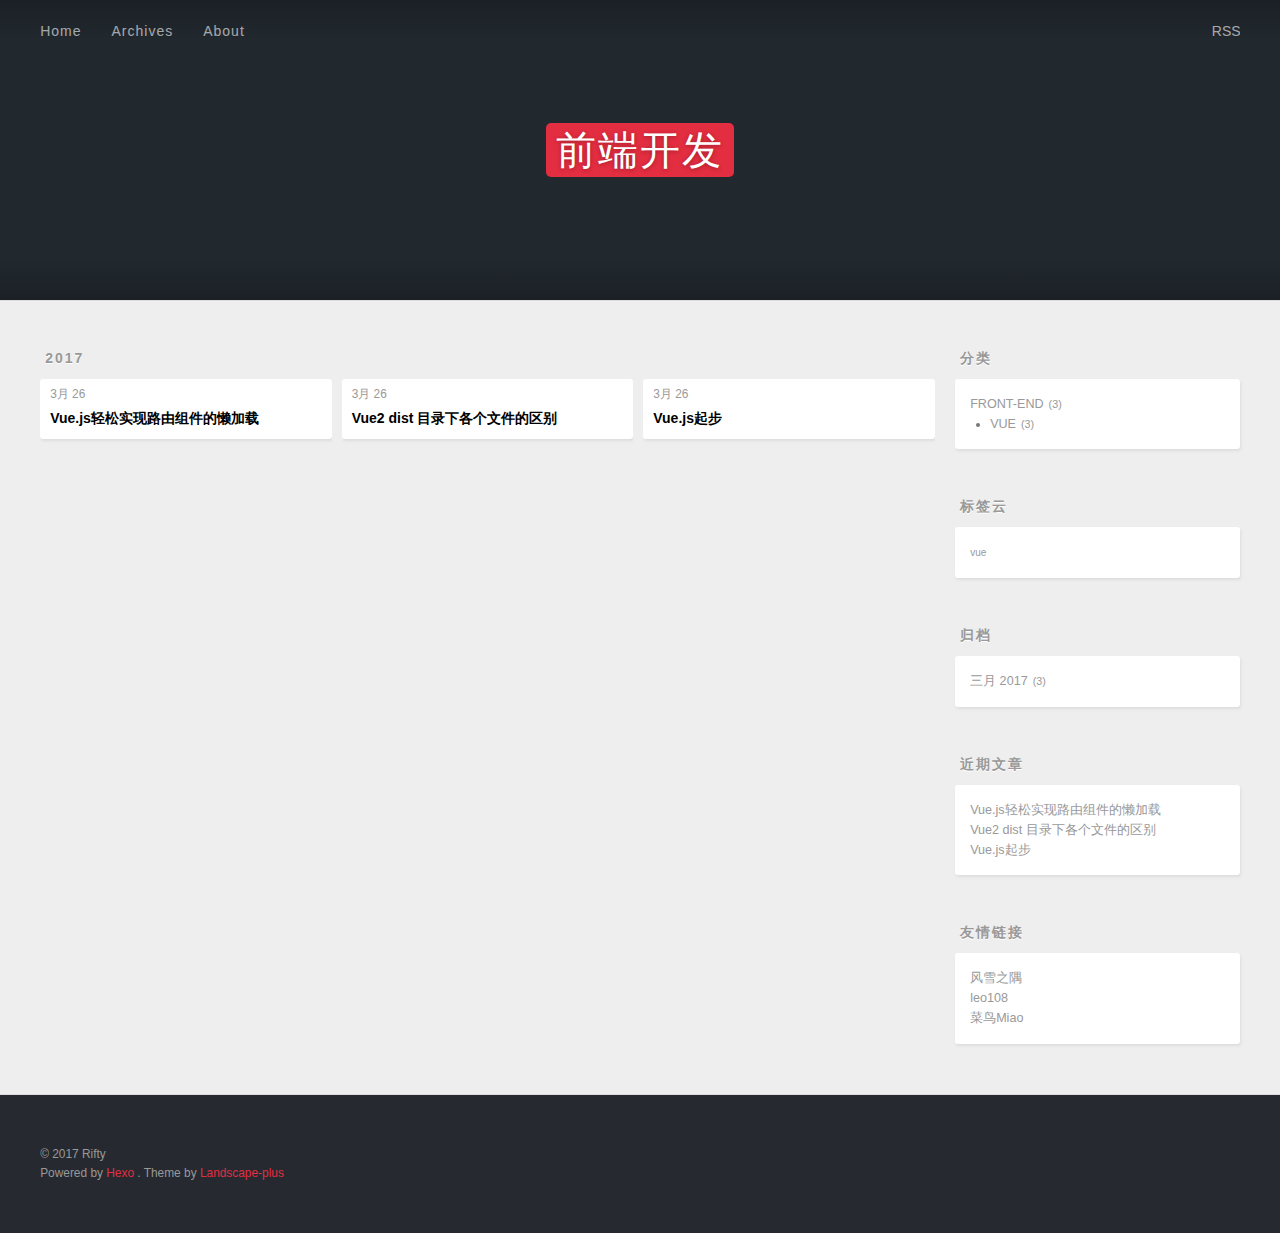
<file: archives/2017/03/index.html>
<!DOCTYPE html>
<html>
<head>
  <meta charset="utf-8">
  
  <title>Archives: 2017/3 | 前端开发</title>
  <meta name="viewport" content="width=device-width, initial-scale=1, maximum-scale=1">
  
    <link rel="alternative" href="/atom.xml" title="前端开发" type="application/atom+xml">
  
  <link rel="icon" href="/favicon.ico?"/>
  <link rel="stylesheet" href="/css/style.css">
</head>
<body>
<div id="container">
  <div id="wrap">
    <header id="header">
  <div id="banner"></div>
  <div id="header-outer" class="outer">
    <div id="header-title" class="inner">
      <h1 id="logo-wrap">
        <a href="/" id="logo">前端开发</a>
      </h1>
      
    </div>
    <div id="header-inner" class="inner">
      <nav id="main-nav">
        <a id="main-nav-toggle" class="nav-icon"></a>
        
          <a class="main-nav-link" href="/">Home</a>
        
          <a class="main-nav-link" href="/archives">Archives</a>
        
          <a class="main-nav-link" href="/about">About</a>
        
      </nav>
      <nav id="sub-nav">
        
          <a id="nav-rss-link" class="nav-icon" href="/atom.xml" title="RSS Feed">RSS</a>
        
      </nav>
    </div>
  </div>
</header>
    <div class="outer">
      <section id="main">
  
  
    
    
      
      
      <section class="archives-wrap">
        <div class="archive-year-wrap">
          <a href="/archives/2017" class="archive-year">2017</a>
        </div>
        <div class="archives">
    
    <article class="archive-article archive-type-post">
  <div class="archive-article-inner">
    <header class="archive-article-header">
      <a href="/posts/2dc6fc6f.html" class="archive-article-date">
  <time datetime="2017-03-25T18:20:39.000Z" itemprop="datePublished">3月 26</time>
</a>
      
  
    <h1 itemprop="name">
      <a class="archive-article-title" href="/posts/2dc6fc6f.html">Vue.js轻松实现路由组件的懒加载</a>
    </h1>
  

    </header>
  </div>
</article>
  
    
    
    <article class="archive-article archive-type-post">
  <div class="archive-article-inner">
    <header class="archive-article-header">
      <a href="/posts/644912cd.html" class="archive-article-date">
  <time datetime="2017-03-25T18:12:48.000Z" itemprop="datePublished">3月 26</time>
</a>
      
  
    <h1 itemprop="name">
      <a class="archive-article-title" href="/posts/644912cd.html">Vue2 dist 目录下各个文件的区别</a>
    </h1>
  

    </header>
  </div>
</article>
  
    
    
    <article class="archive-article archive-type-post">
  <div class="archive-article-inner">
    <header class="archive-article-header">
      <a href="/posts/745f768b.html" class="archive-article-date">
  <time datetime="2017-03-25T17:46:25.000Z" itemprop="datePublished">3月 26</time>
</a>
      
  
    <h1 itemprop="name">
      <a class="archive-article-title" href="/posts/745f768b.html">Vue.js起步</a>
    </h1>
  

    </header>
  </div>
</article>
  
  
    </div></section>
  

</section>
      
      <aside id="sidebar">
  
    
  <div class="widget-wrap">
    <h3 class="widget-title">分类</h3>
    <div class="widget">
      <ul class="category-list"><li class="category-list-item"><a class="category-list-link" href="/categories/front-end/">front-end</a><span class="category-list-count">3</span><ul class="category-list-child"><li class="category-list-item"><a class="category-list-link" href="/categories/front-end/vue/">vue</a><span class="category-list-count">3</span></li></ul></li></ul>
    </div>
  </div>

  
    
  <div class="widget-wrap">
    <h3 class="widget-title">标签云</h3>
    <div class="widget tagcloud">
      <a href="/tags/vue/" style="font-size: 10px;">vue</a>
    </div>
  </div>

  
    
  <div class="widget-wrap">
    <h3 class="widget-title">归档</h3>
    <div class="widget">
      <ul class="archive-list"><li class="archive-list-item"><a class="archive-list-link" href="/archives/2017/03/">三月 2017</a><span class="archive-list-count">3</span></li></ul>
    </div>
  </div>

  
    
  <div class="widget-wrap">
    <h3 class="widget-title">近期文章</h3>
    <div class="widget">
      <ul>
        
          <li>
            <a href="/posts/2dc6fc6f.html">Vue.js轻松实现路由组件的懒加载</a>
          </li>
        
          <li>
            <a href="/posts/644912cd.html">Vue2 dist 目录下各个文件的区别</a>
          </li>
        
          <li>
            <a href="/posts/745f768b.html">Vue.js起步</a>
          </li>
        
      </ul>
    </div>
  </div>

  
    
  <div class="widget-wrap">
    <h3 class="widget-title">友情链接</h3>
    <div class="widget">
      <ul>
        
          <li>
            <a href="http://www.laruence.com/" target="_blank">风雪之隅</a>
          </li>
        
          <li>
            <a href="https://leo108.com/" target="_blank">leo108</a>
          </li>
        
          <li>
            <a href="http://blog.newbmiao.com/" target="_blank">菜鸟Miao</a>
          </li>
        
      </ul>
    </div>
  </div>

  
</aside>
      
    </div>
    <footer id="footer">
  
  <div class="outer">
    <div id="footer-info" class="inner">
      &copy; 2017 Rifty<br>
      Powered by <a href="//hexo.io/" target="_blank">Hexo</a>
      .
      Theme by <a href="https://github.com/xiangming/landscape-plus" target="_blank">Landscape-plus</a>
    </div>
  </div>
</footer>
  </div>
  <nav id="mobile-nav">
  
    <a href="/" class="mobile-nav-link">Home</a>
  
    <a href="/archives" class="mobile-nav-link">Archives</a>
  
    <a href="/about" class="mobile-nav-link">About</a>
  
</nav>
  <!-- totop start -->
<div id="totop">
<a title="返回顶部"><img src="/img/scrollup.png"/></a>
</div>

<!-- totop end -->

<script src="http://apps.bdimg.com/libs/jquery/2.1.4/jquery.min.js"></script>
<script>
window.console&&console.log("%c", "padding:50px 300px;line-height:120px;background:url('http://rifty.oschina.io/demo/images/rabbit.gif') no-repeat;");
</script>
</div>
</body>
</html>
</file>
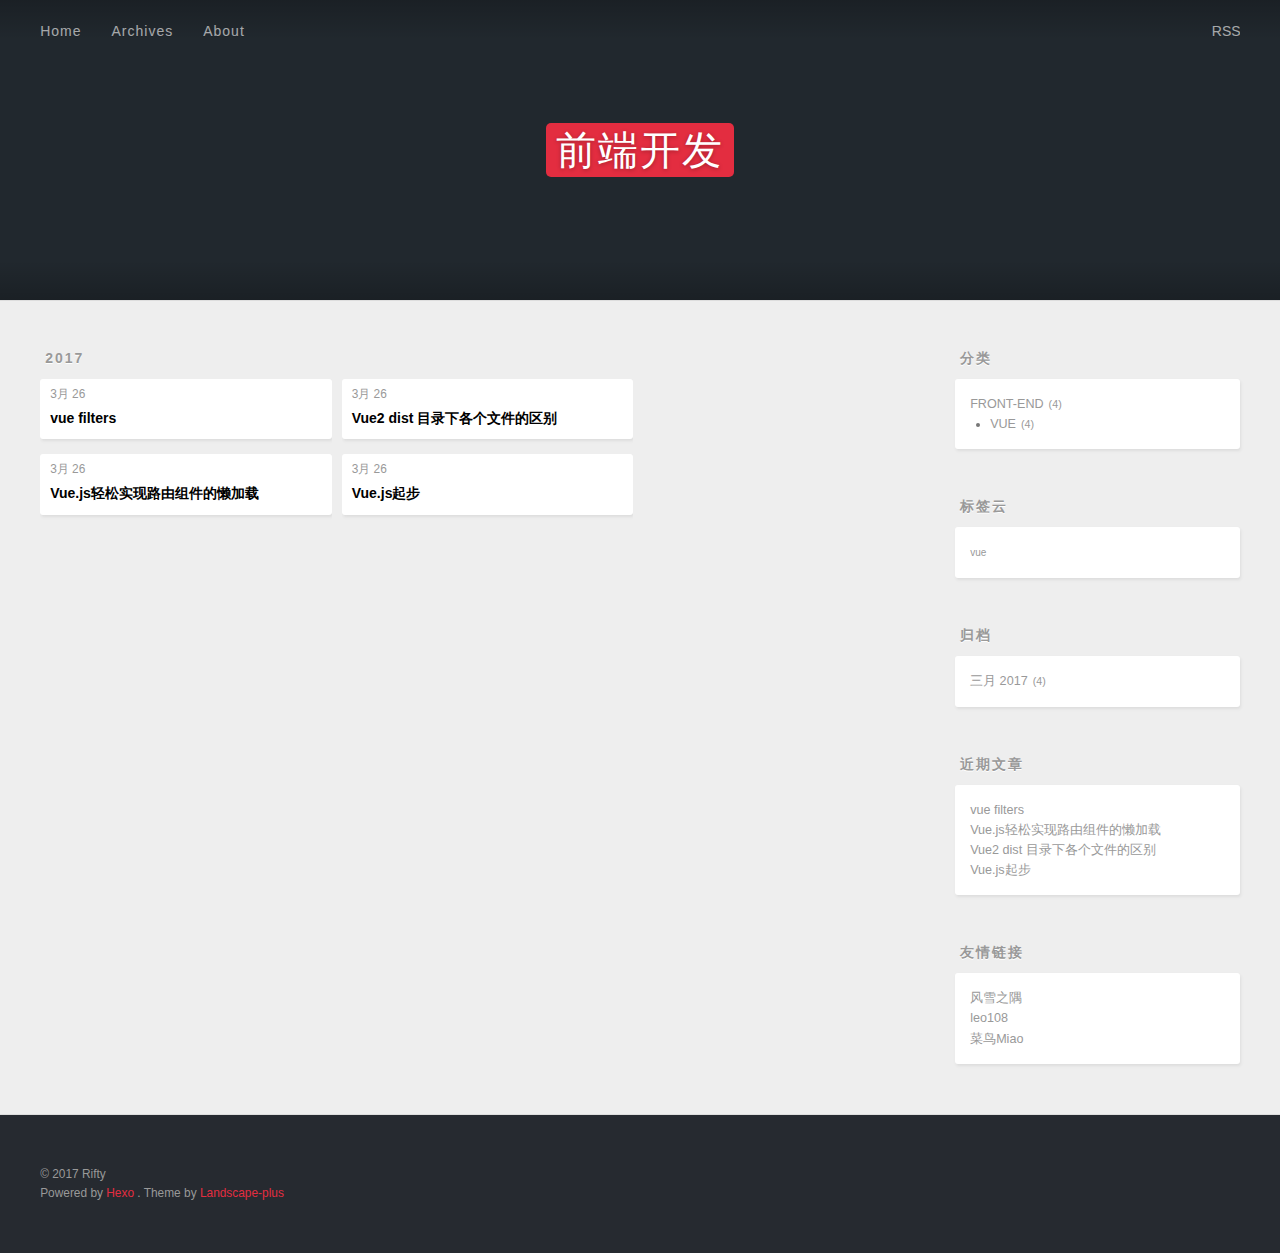
<file: categories/front-end/vue/index.html>
<!DOCTYPE html>
<html>
<head>
  <meta charset="utf-8">
  
  <title>Category: vue | 前端开发</title>
  <meta name="viewport" content="width=device-width, initial-scale=1, maximum-scale=1">
  
    <link rel="alternative" href="/atom.xml" title="前端开发" type="application/atom+xml">
  
  <link rel="icon" href="/favicon.ico?"/>
  <link rel="stylesheet" href="/css/style.css">
</head>
<body>
<div id="container">
  <div id="wrap">
    <header id="header">
  <div id="banner"></div>
  <div id="header-outer" class="outer">
    <div id="header-title" class="inner">
      <h1 id="logo-wrap">
        <a href="/" id="logo">前端开发</a>
      </h1>
      
    </div>
    <div id="header-inner" class="inner">
      <nav id="main-nav">
        <a id="main-nav-toggle" class="nav-icon"></a>
        
          <a class="main-nav-link" href="/">Home</a>
        
          <a class="main-nav-link" href="/archives">Archives</a>
        
          <a class="main-nav-link" href="/about">About</a>
        
      </nav>
      <nav id="sub-nav">
        
          <a id="nav-rss-link" class="nav-icon" href="/atom.xml" title="RSS Feed">RSS</a>
        
      </nav>
    </div>
  </div>
</header>
    <div class="outer">
      <section id="main">
  
  
    
    
      
      
      <section class="archives-wrap">
        <div class="archive-year-wrap">
          <a href="/archives/2017" class="archive-year">2017</a>
        </div>
        <div class="archives">
    
    <article class="archive-article archive-type-post">
  <div class="archive-article-inner">
    <header class="archive-article-header">
      <a href="/posts/67e979ce.html" class="archive-article-date">
  <time datetime="2017-03-25T20:01:15.000Z" itemprop="datePublished">3月 26</time>
</a>
      
  
    <h1 itemprop="name">
      <a class="archive-article-title" href="/posts/67e979ce.html">vue filters</a>
    </h1>
  

    </header>
  </div>
</article>
  
    
    
    <article class="archive-article archive-type-post">
  <div class="archive-article-inner">
    <header class="archive-article-header">
      <a href="/posts/2dc6fc6f.html" class="archive-article-date">
  <time datetime="2017-03-25T18:20:39.000Z" itemprop="datePublished">3月 26</time>
</a>
      
  
    <h1 itemprop="name">
      <a class="archive-article-title" href="/posts/2dc6fc6f.html">Vue.js轻松实现路由组件的懒加载</a>
    </h1>
  

    </header>
  </div>
</article>
  
    
    
    <article class="archive-article archive-type-post">
  <div class="archive-article-inner">
    <header class="archive-article-header">
      <a href="/posts/644912cd.html" class="archive-article-date">
  <time datetime="2017-03-25T18:12:48.000Z" itemprop="datePublished">3月 26</time>
</a>
      
  
    <h1 itemprop="name">
      <a class="archive-article-title" href="/posts/644912cd.html">Vue2 dist 目录下各个文件的区别</a>
    </h1>
  

    </header>
  </div>
</article>
  
    
    
    <article class="archive-article archive-type-post">
  <div class="archive-article-inner">
    <header class="archive-article-header">
      <a href="/posts/745f768b.html" class="archive-article-date">
  <time datetime="2017-03-25T17:46:25.000Z" itemprop="datePublished">3月 26</time>
</a>
      
  
    <h1 itemprop="name">
      <a class="archive-article-title" href="/posts/745f768b.html">Vue.js起步</a>
    </h1>
  

    </header>
  </div>
</article>
  
  
    </div></section>
  

</section>
      
      <aside id="sidebar">
  
    
  <div class="widget-wrap">
    <h3 class="widget-title">分类</h3>
    <div class="widget">
      <ul class="category-list"><li class="category-list-item"><a class="category-list-link" href="/categories/front-end/">front-end</a><span class="category-list-count">4</span><ul class="category-list-child"><li class="category-list-item"><a class="category-list-link" href="/categories/front-end/vue/">vue</a><span class="category-list-count">4</span></li></ul></li></ul>
    </div>
  </div>

  
    
  <div class="widget-wrap">
    <h3 class="widget-title">标签云</h3>
    <div class="widget tagcloud">
      <a href="/tags/vue/" style="font-size: 10px;">vue</a>
    </div>
  </div>

  
    
  <div class="widget-wrap">
    <h3 class="widget-title">归档</h3>
    <div class="widget">
      <ul class="archive-list"><li class="archive-list-item"><a class="archive-list-link" href="/archives/2017/03/">三月 2017</a><span class="archive-list-count">4</span></li></ul>
    </div>
  </div>

  
    
  <div class="widget-wrap">
    <h3 class="widget-title">近期文章</h3>
    <div class="widget">
      <ul>
        
          <li>
            <a href="/posts/67e979ce.html">vue filters</a>
          </li>
        
          <li>
            <a href="/posts/2dc6fc6f.html">Vue.js轻松实现路由组件的懒加载</a>
          </li>
        
          <li>
            <a href="/posts/644912cd.html">Vue2 dist 目录下各个文件的区别</a>
          </li>
        
          <li>
            <a href="/posts/745f768b.html">Vue.js起步</a>
          </li>
        
      </ul>
    </div>
  </div>

  
    
  <div class="widget-wrap">
    <h3 class="widget-title">友情链接</h3>
    <div class="widget">
      <ul>
        
          <li>
            <a href="http://www.laruence.com/" target="_blank">风雪之隅</a>
          </li>
        
          <li>
            <a href="https://leo108.com/" target="_blank">leo108</a>
          </li>
        
          <li>
            <a href="http://blog.newbmiao.com/" target="_blank">菜鸟Miao</a>
          </li>
        
      </ul>
    </div>
  </div>

  
</aside>
      
    </div>
    <footer id="footer">
  
  <div class="outer">
    <div id="footer-info" class="inner">
      &copy; 2017 Rifty<br>
      Powered by <a href="//hexo.io/" target="_blank">Hexo</a>
      .
      Theme by <a href="https://github.com/xiangming/landscape-plus" target="_blank">Landscape-plus</a>
    </div>
  </div>
</footer>
  </div>
  <nav id="mobile-nav">
  
    <a href="/" class="mobile-nav-link">Home</a>
  
    <a href="/archives" class="mobile-nav-link">Archives</a>
  
    <a href="/about" class="mobile-nav-link">About</a>
  
</nav>
  <!-- totop start -->
<div id="totop">
<a title="返回顶部"><img src="/img/scrollup.png"/></a>
</div>

<!-- totop end -->

<script src="http://apps.bdimg.com/libs/jquery/2.1.4/jquery.min.js"></script>
<script>
window.console&&console.log("%c", "padding:50px 300px;line-height:120px;background:url('http://rifty.oschina.io/demo/images/rabbit.gif') no-repeat;");
</script>
</div>
</body>
</html>
</file>
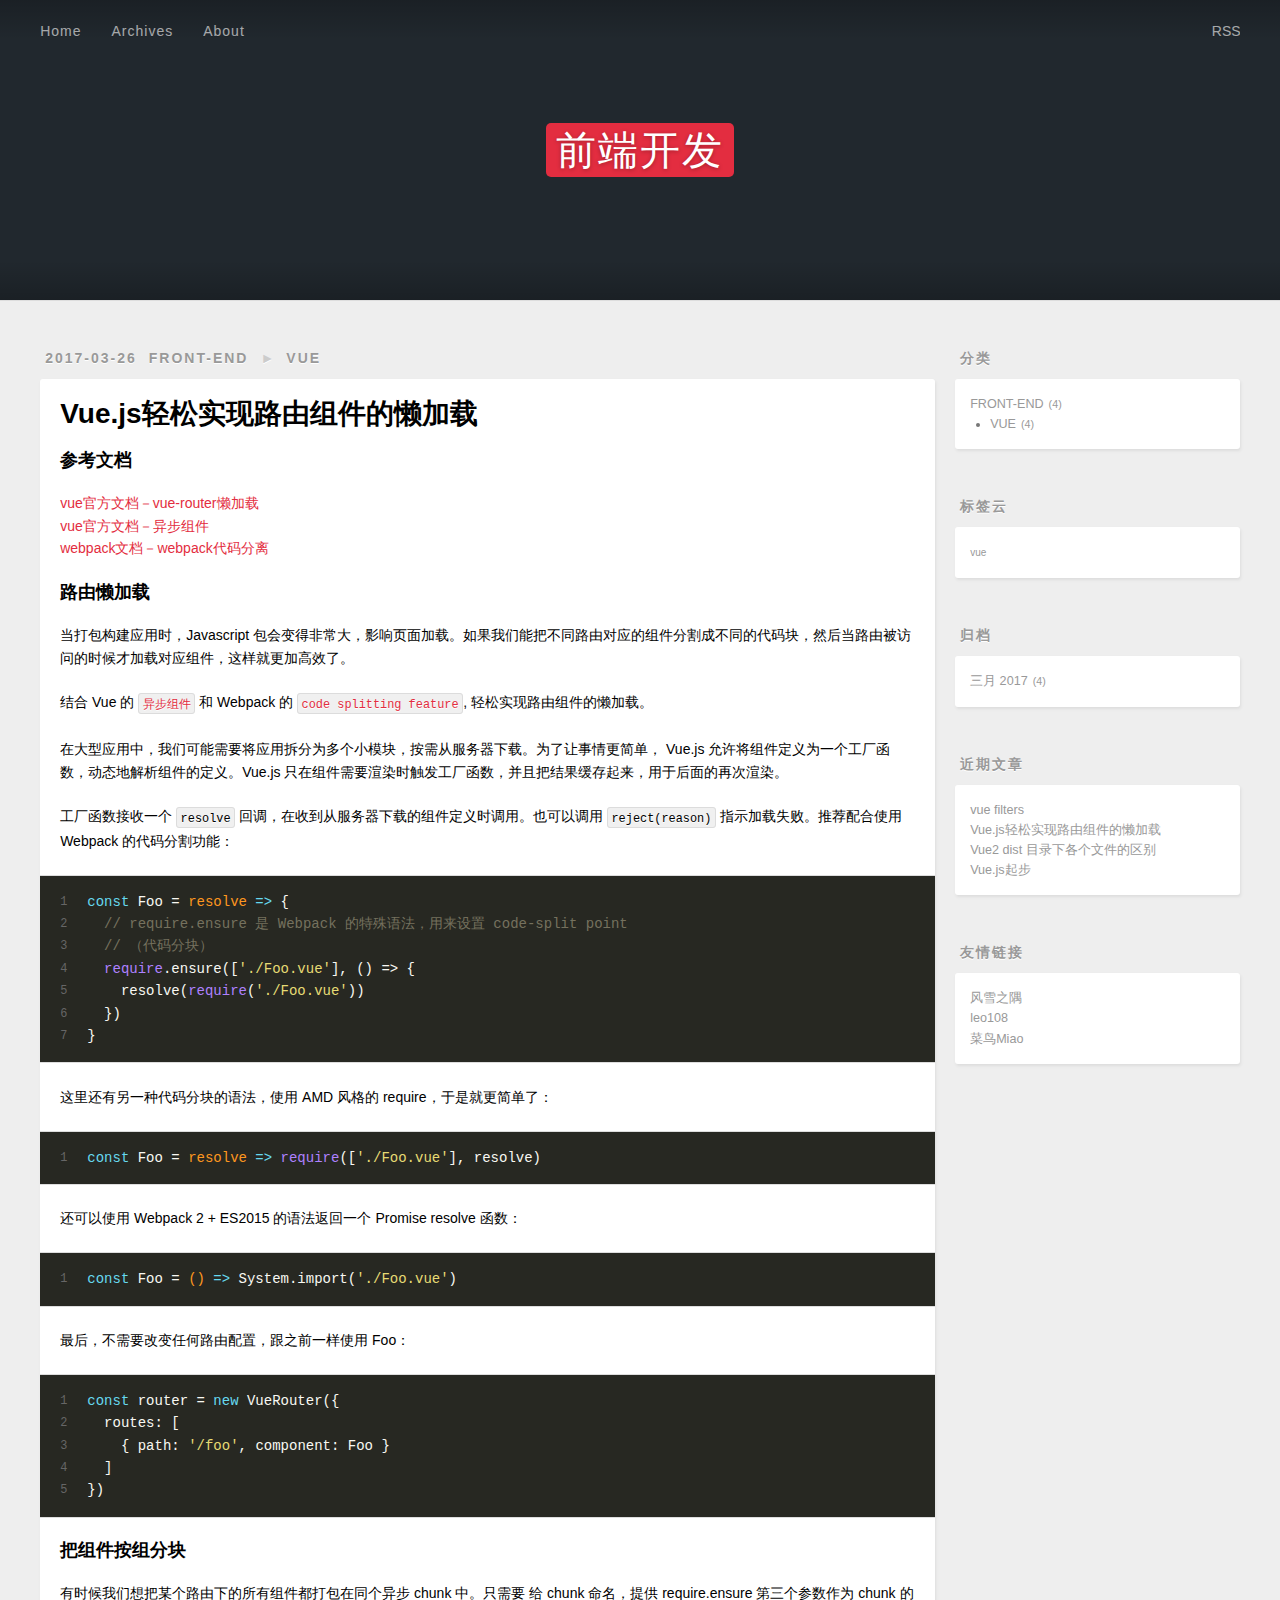
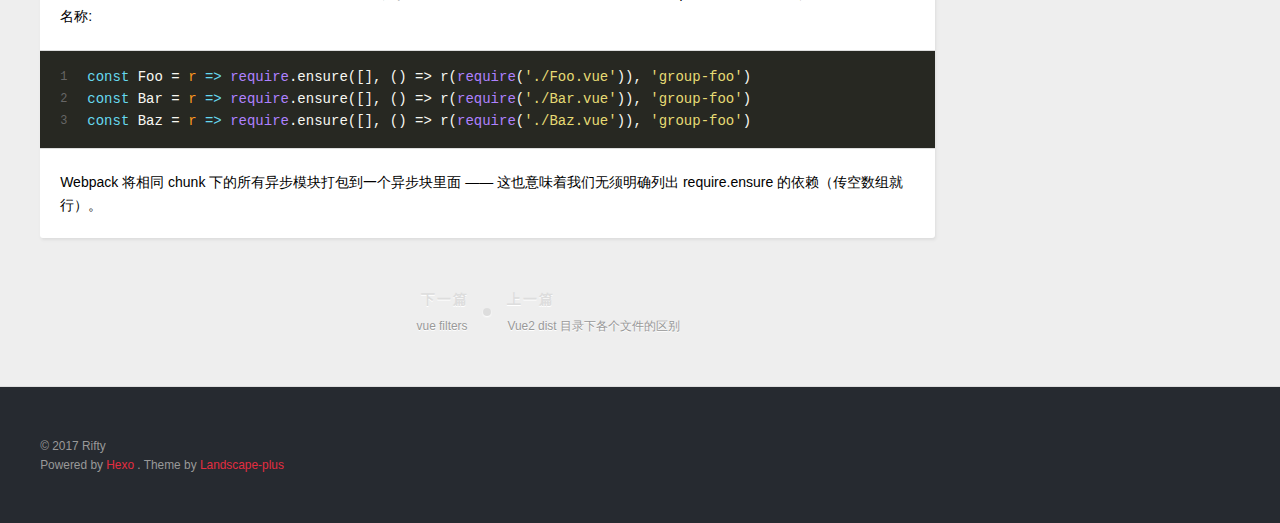
<file: posts/2dc6fc6f.html>
<!DOCTYPE html>
<html>
<head>
  <meta charset="utf-8">
  
  <title>Vue.js轻松实现路由组件的懒加载 | 前端开发</title>
  <meta name="viewport" content="width=device-width, initial-scale=1, maximum-scale=1">
  
    <link rel="alternative" href="/atom.xml" title="前端开发" type="application/atom+xml">
  
  <link rel="icon" href="/favicon.ico?"/>
  <link rel="stylesheet" href="/css/style.css">
</head>
<body>
<div id="container">
  <div id="wrap">
    <header id="header">
  <div id="banner"></div>
  <div id="header-outer" class="outer">
    <div id="header-title" class="inner">
      <h1 id="logo-wrap">
        <a href="/" id="logo">前端开发</a>
      </h1>
      
    </div>
    <div id="header-inner" class="inner">
      <nav id="main-nav">
        <a id="main-nav-toggle" class="nav-icon"></a>
        
          <a class="main-nav-link" href="/">Home</a>
        
          <a class="main-nav-link" href="/archives">Archives</a>
        
          <a class="main-nav-link" href="/about">About</a>
        
      </nav>
      <nav id="sub-nav">
        
          <a id="nav-rss-link" class="nav-icon" href="/atom.xml" title="RSS Feed">RSS</a>
        
      </nav>
    </div>
  </div>
</header>
    <div class="outer">
      <section id="main"><article id="post-Vue-js轻松实现路由组件的懒加载" class="article article-type-post" itemscope itemprop="blogPost">
  <div class="article-meta">
    <a href="/posts/2dc6fc6f.html" class="article-date">
  <time datetime="2017-03-25T18:20:39.000Z" itemprop="datePublished">2017-03-26</time>
</a>
    
  <div class="article-category">
    <a class="article-category-link" href="/categories/front-end/">front-end</a>►<a class="article-category-link" href="/categories/front-end/vue/">vue</a>
  </div>

  </div>
  <div class="article-inner">
    
    
      <header class="article-header">
        
  
    <h1 class="article-title" itemprop="name">
      Vue.js轻松实现路由组件的懒加载
    </h1>
  

      </header>
    
    <div class="article-entry" itemprop="articleBody">
      
        <h3 id="参考文档"><a href="#参考文档" class="headerlink" title="参考文档"></a>参考文档</h3><p><a href="https://router.vuejs.org/zh-cn/advanced/lazy-loading.html" target="_blank" rel="external">vue官方文档－vue-router懒加载</a><br><a href="http://cn.vuejs.org/v2/guide/components.html#异步组件" target="_blank" rel="external">vue官方文档－异步组件</a><br><a href="webpack文档－webpack代码分离">webpack文档－webpack代码分离</a></p>
<h3 id="路由懒加载"><a href="#路由懒加载" class="headerlink" title="路由懒加载"></a>路由懒加载</h3><p>当打包构建应用时，Javascript 包会变得非常大，影响页面加载。如果我们能把不同路由对应的组件分割成不同的代码块，然后当路由被访问的时候才加载对应组件，这样就更加高效了。</p>
<a id="more"></a>
<p>结合 Vue 的 <a href="http://cn.vuejs.org/v2/guide/components.html#异步组件" target="_blank" rel="external"><code>异步组件</code></a> 和 Webpack 的 <a href="https://doc.webpack-china.org/guides/code-splitting-require/" target="_blank" rel="external"><code>code splitting feature</code></a>, 轻松实现路由组件的懒加载。</p>
<p>在大型应用中，我们可能需要将应用拆分为多个小模块，按需从服务器下载。为了让事情更简单， Vue.js 允许将组件定义为一个工厂函数，动态地解析组件的定义。Vue.js 只在组件需要渲染时触发工厂函数，并且把结果缓存起来，用于后面的再次渲染。</p>
<p>工厂函数接收一个 <code>resolve</code> 回调，在收到从服务器下载的组件定义时调用。也可以调用 <code>reject(reason)</code> 指示加载失败。推荐配合使用 Webpack 的代码分割功能：<br><figure class="highlight js"><table><tr><td class="gutter"><pre><div class="line">1</div><div class="line">2</div><div class="line">3</div><div class="line">4</div><div class="line">5</div><div class="line">6</div><div class="line">7</div></pre></td><td class="code"><pre><div class="line"><span class="keyword">const</span> Foo = <span class="function"><span class="params">resolve</span> =&gt;</span> &#123;</div><div class="line">  <span class="comment">// require.ensure 是 Webpack 的特殊语法，用来设置 code-split point</span></div><div class="line">  <span class="comment">// （代码分块）</span></div><div class="line">  <span class="built_in">require</span>.ensure([<span class="string">'./Foo.vue'</span>], () =&gt; &#123;</div><div class="line">    resolve(<span class="built_in">require</span>(<span class="string">'./Foo.vue'</span>))</div><div class="line">  &#125;)</div><div class="line">&#125;</div></pre></td></tr></table></figure></p>
<p>这里还有另一种代码分块的语法，使用 AMD 风格的 require，于是就更简单了：<br><figure class="highlight js"><table><tr><td class="gutter"><pre><div class="line">1</div></pre></td><td class="code"><pre><div class="line"><span class="keyword">const</span> Foo = <span class="function"><span class="params">resolve</span> =&gt;</span> <span class="built_in">require</span>([<span class="string">'./Foo.vue'</span>], resolve)</div></pre></td></tr></table></figure></p>
<p>还可以使用 Webpack 2 + ES2015 的语法返回一个 Promise resolve 函数：<br><figure class="highlight js"><table><tr><td class="gutter"><pre><div class="line">1</div></pre></td><td class="code"><pre><div class="line"><span class="keyword">const</span> Foo = <span class="function"><span class="params">()</span> =&gt;</span> System.import(<span class="string">'./Foo.vue'</span>)</div></pre></td></tr></table></figure></p>
<p>最后，不需要改变任何路由配置，跟之前一样使用 Foo：<br><figure class="highlight js"><table><tr><td class="gutter"><pre><div class="line">1</div><div class="line">2</div><div class="line">3</div><div class="line">4</div><div class="line">5</div></pre></td><td class="code"><pre><div class="line"><span class="keyword">const</span> router = <span class="keyword">new</span> VueRouter(&#123;</div><div class="line">  <span class="attr">routes</span>: [</div><div class="line">    &#123; <span class="attr">path</span>: <span class="string">'/foo'</span>, <span class="attr">component</span>: Foo &#125;</div><div class="line">  ]</div><div class="line">&#125;)</div></pre></td></tr></table></figure></p>
<h3 id="把组件按组分块"><a href="#把组件按组分块" class="headerlink" title="把组件按组分块"></a>把组件按组分块</h3><p>有时候我们想把某个路由下的所有组件都打包在同个异步 chunk 中。只需要 给 chunk 命名，提供 require.ensure 第三个参数作为 chunk 的名称:<br><figure class="highlight js"><table><tr><td class="gutter"><pre><div class="line">1</div><div class="line">2</div><div class="line">3</div></pre></td><td class="code"><pre><div class="line"><span class="keyword">const</span> Foo = <span class="function"><span class="params">r</span> =&gt;</span> <span class="built_in">require</span>.ensure([], () =&gt; r(<span class="built_in">require</span>(<span class="string">'./Foo.vue'</span>)), <span class="string">'group-foo'</span>)</div><div class="line"><span class="keyword">const</span> Bar = <span class="function"><span class="params">r</span> =&gt;</span> <span class="built_in">require</span>.ensure([], () =&gt; r(<span class="built_in">require</span>(<span class="string">'./Bar.vue'</span>)), <span class="string">'group-foo'</span>)</div><div class="line"><span class="keyword">const</span> Baz = <span class="function"><span class="params">r</span> =&gt;</span> <span class="built_in">require</span>.ensure([], () =&gt; r(<span class="built_in">require</span>(<span class="string">'./Baz.vue'</span>)), <span class="string">'group-foo'</span>)</div></pre></td></tr></table></figure></p>
<p>Webpack 将相同 chunk 下的所有异步模块打包到一个异步块里面 —— 这也意味着我们无须明确列出 require.ensure 的依赖（传空数组就行）。</p>

      
    </div>
  </div>
  
    
<nav id="article-nav">
  
    <a href="/posts/67e979ce.html" id="article-nav-newer" class="article-nav-link-wrap">
      <strong class="article-nav-caption">下一篇</strong>
      <div class="article-nav-title">
        
          vue filters
        
      </div>
    </a>
  
  
    <a href="/posts/644912cd.html" id="article-nav-older" class="article-nav-link-wrap">
      <strong class="article-nav-caption">上一篇</strong>
      <div class="article-nav-title">Vue2 dist 目录下各个文件的区别</div>
    </a>
  
</nav>

  
</article></section>
      
      <aside id="sidebar">
  
    
  <div class="widget-wrap">
    <h3 class="widget-title">分类</h3>
    <div class="widget">
      <ul class="category-list"><li class="category-list-item"><a class="category-list-link" href="/categories/front-end/">front-end</a><span class="category-list-count">4</span><ul class="category-list-child"><li class="category-list-item"><a class="category-list-link" href="/categories/front-end/vue/">vue</a><span class="category-list-count">4</span></li></ul></li></ul>
    </div>
  </div>

  
    
  <div class="widget-wrap">
    <h3 class="widget-title">标签云</h3>
    <div class="widget tagcloud">
      <a href="/tags/vue/" style="font-size: 10px;">vue</a>
    </div>
  </div>

  
    
  <div class="widget-wrap">
    <h3 class="widget-title">归档</h3>
    <div class="widget">
      <ul class="archive-list"><li class="archive-list-item"><a class="archive-list-link" href="/archives/2017/03/">三月 2017</a><span class="archive-list-count">4</span></li></ul>
    </div>
  </div>

  
    
  <div class="widget-wrap">
    <h3 class="widget-title">近期文章</h3>
    <div class="widget">
      <ul>
        
          <li>
            <a href="/posts/67e979ce.html">vue filters</a>
          </li>
        
          <li>
            <a href="/posts/2dc6fc6f.html">Vue.js轻松实现路由组件的懒加载</a>
          </li>
        
          <li>
            <a href="/posts/644912cd.html">Vue2 dist 目录下各个文件的区别</a>
          </li>
        
          <li>
            <a href="/posts/745f768b.html">Vue.js起步</a>
          </li>
        
      </ul>
    </div>
  </div>

  
    
  <div class="widget-wrap">
    <h3 class="widget-title">友情链接</h3>
    <div class="widget">
      <ul>
        
          <li>
            <a href="http://www.laruence.com/" target="_blank">风雪之隅</a>
          </li>
        
          <li>
            <a href="https://leo108.com/" target="_blank">leo108</a>
          </li>
        
          <li>
            <a href="http://blog.newbmiao.com/" target="_blank">菜鸟Miao</a>
          </li>
        
      </ul>
    </div>
  </div>

  
</aside>
      
    </div>
    <footer id="footer">
  
  <div class="outer">
    <div id="footer-info" class="inner">
      &copy; 2017 Rifty<br>
      Powered by <a href="//hexo.io/" target="_blank">Hexo</a>
      .
      Theme by <a href="https://github.com/xiangming/landscape-plus" target="_blank">Landscape-plus</a>
    </div>
  </div>
</footer>
  </div>
  <nav id="mobile-nav">
  
    <a href="/" class="mobile-nav-link">Home</a>
  
    <a href="/archives" class="mobile-nav-link">Archives</a>
  
    <a href="/about" class="mobile-nav-link">About</a>
  
</nav>
  <!-- totop start -->
<div id="totop">
<a title="返回顶部"><img src="/img/scrollup.png"/></a>
</div>

<!-- totop end -->

<script src="http://apps.bdimg.com/libs/jquery/2.1.4/jquery.min.js"></script>
<script>
window.console&&console.log("%c", "padding:50px 300px;line-height:120px;background:url('http://rifty.oschina.io/demo/images/rabbit.gif') no-repeat;");
</script>
</div>
</body>
</html>
</file>
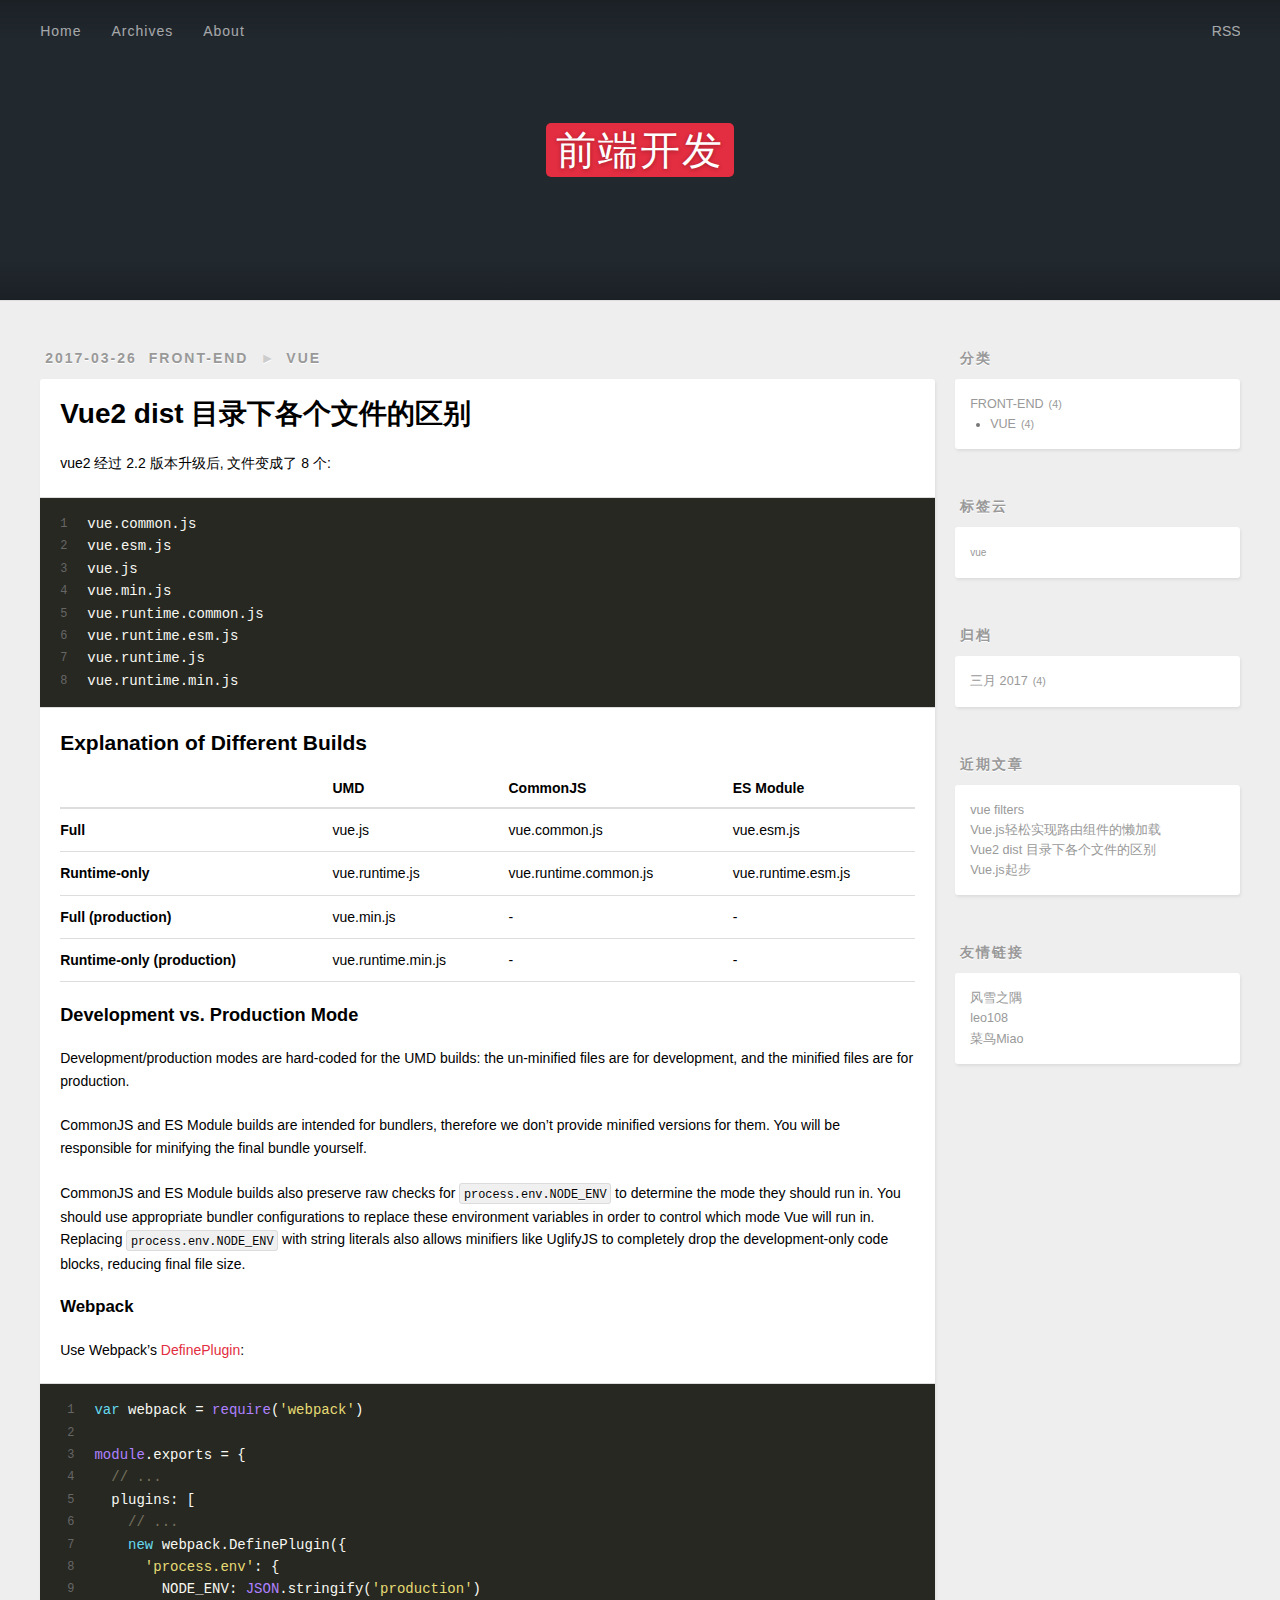
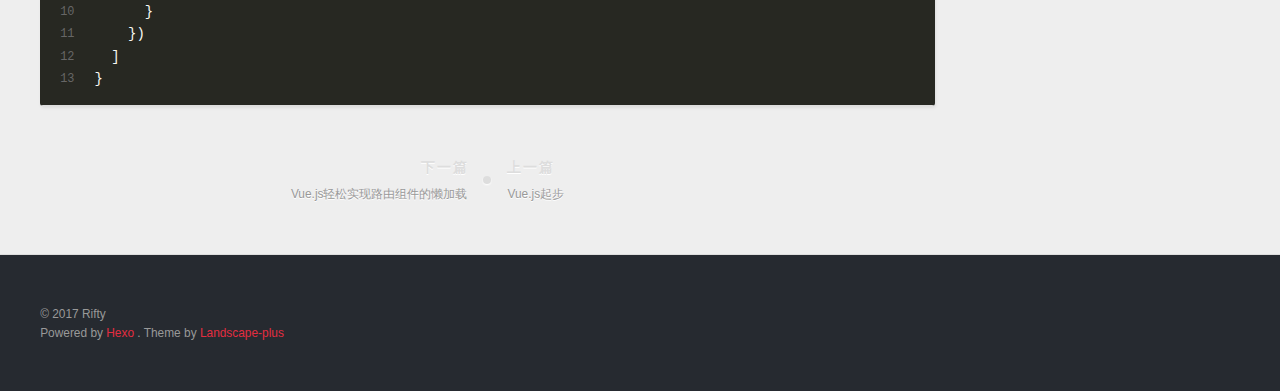
<file: posts/644912cd.html>
<!DOCTYPE html>
<html>
<head>
  <meta charset="utf-8">
  
  <title>Vue2 dist 目录下各个文件的区别 | 前端开发</title>
  <meta name="viewport" content="width=device-width, initial-scale=1, maximum-scale=1">
  
    <link rel="alternative" href="/atom.xml" title="前端开发" type="application/atom+xml">
  
  <link rel="icon" href="/favicon.ico?"/>
  <link rel="stylesheet" href="/css/style.css">
</head>
<body>
<div id="container">
  <div id="wrap">
    <header id="header">
  <div id="banner"></div>
  <div id="header-outer" class="outer">
    <div id="header-title" class="inner">
      <h1 id="logo-wrap">
        <a href="/" id="logo">前端开发</a>
      </h1>
      
    </div>
    <div id="header-inner" class="inner">
      <nav id="main-nav">
        <a id="main-nav-toggle" class="nav-icon"></a>
        
          <a class="main-nav-link" href="/">Home</a>
        
          <a class="main-nav-link" href="/archives">Archives</a>
        
          <a class="main-nav-link" href="/about">About</a>
        
      </nav>
      <nav id="sub-nav">
        
          <a id="nav-rss-link" class="nav-icon" href="/atom.xml" title="RSS Feed">RSS</a>
        
      </nav>
    </div>
  </div>
</header>
    <div class="outer">
      <section id="main"><article id="post-Vue2-dist-目录下各个文件的区别" class="article article-type-post" itemscope itemprop="blogPost">
  <div class="article-meta">
    <a href="/posts/644912cd.html" class="article-date">
  <time datetime="2017-03-25T18:12:48.000Z" itemprop="datePublished">2017-03-26</time>
</a>
    
  <div class="article-category">
    <a class="article-category-link" href="/categories/front-end/">front-end</a>►<a class="article-category-link" href="/categories/front-end/vue/">vue</a>
  </div>

  </div>
  <div class="article-inner">
    
    
      <header class="article-header">
        
  
    <h1 class="article-title" itemprop="name">
      Vue2 dist 目录下各个文件的区别
    </h1>
  

      </header>
    
    <div class="article-entry" itemprop="articleBody">
      
        <p>vue2 经过 2.2 版本升级后, 文件变成了 8 个:<br><figure class="highlight js"><table><tr><td class="gutter"><pre><div class="line">1</div><div class="line">2</div><div class="line">3</div><div class="line">4</div><div class="line">5</div><div class="line">6</div><div class="line">7</div><div class="line">8</div></pre></td><td class="code"><pre><div class="line">vue.common.js</div><div class="line">vue.esm.js</div><div class="line">vue.js</div><div class="line">vue.min.js</div><div class="line">vue.runtime.common.js</div><div class="line">vue.runtime.esm.js</div><div class="line">vue.runtime.js</div><div class="line">vue.runtime.min.js</div></pre></td></tr></table></figure></p>
<a id="more"></a>
<h2 id="Explanation-of-Different-Builds"><a href="#Explanation-of-Different-Builds" class="headerlink" title="Explanation of Different Builds"></a>Explanation of Different Builds</h2><table>
<thead>
<tr>
<th></th>
<th>UMD</th>
<th>CommonJS</th>
<th>ES Module</th>
</tr>
</thead>
<tbody>
<tr>
<td><strong>Full</strong></td>
<td>vue.js</td>
<td>vue.common.js</td>
<td>vue.esm.js</td>
</tr>
<tr>
<td><strong>Runtime-only</strong></td>
<td>vue.runtime.js</td>
<td>vue.runtime.common.js</td>
<td>vue.runtime.esm.js</td>
</tr>
<tr>
<td><strong>Full (production)</strong></td>
<td>vue.min.js</td>
<td>-</td>
<td>-</td>
</tr>
<tr>
<td><strong>Runtime-only (production)</strong></td>
<td>vue.runtime.min.js</td>
<td>-</td>
<td>-</td>
</tr>
</tbody>
</table>
<h3 id="Development-vs-Production-Mode"><a href="#Development-vs-Production-Mode" class="headerlink" title="Development vs. Production Mode"></a>Development vs. Production Mode</h3><p>Development/production modes are hard-coded for the UMD builds: the un-minified files are for development, and the minified files are for production.</p>
<p>CommonJS and ES Module builds are intended for bundlers, therefore we don’t provide minified versions for them. You will be responsible for minifying the final bundle yourself.</p>
<p>CommonJS and ES Module builds also preserve raw checks for <code>process.env.NODE_ENV</code> to determine the mode they should run in. You should use appropriate bundler configurations to replace these environment variables in order to control which mode Vue will run in. Replacing <code>process.env.NODE_ENV</code> with string literals also allows minifiers like UglifyJS to completely drop the development-only code blocks, reducing final file size.</p>
<h4 id="Webpack"><a href="#Webpack" class="headerlink" title="Webpack"></a>Webpack</h4><p>Use Webpack’s <a href="https://webpack.js.org/plugins/define-plugin/" target="_blank" rel="external">DefinePlugin</a>:</p>
<figure class="highlight js"><table><tr><td class="gutter"><pre><div class="line">1</div><div class="line">2</div><div class="line">3</div><div class="line">4</div><div class="line">5</div><div class="line">6</div><div class="line">7</div><div class="line">8</div><div class="line">9</div><div class="line">10</div><div class="line">11</div><div class="line">12</div><div class="line">13</div></pre></td><td class="code"><pre><div class="line"><span class="keyword">var</span> webpack = <span class="built_in">require</span>(<span class="string">'webpack'</span>)</div><div class="line"></div><div class="line"><span class="built_in">module</span>.exports = &#123;</div><div class="line">  <span class="comment">// ...</span></div><div class="line">  plugins: [</div><div class="line">    <span class="comment">// ...</span></div><div class="line">    <span class="keyword">new</span> webpack.DefinePlugin(&#123;</div><div class="line">      <span class="string">'process.env'</span>: &#123;</div><div class="line">        <span class="attr">NODE_ENV</span>: <span class="built_in">JSON</span>.stringify(<span class="string">'production'</span>)</div><div class="line">      &#125;</div><div class="line">    &#125;)</div><div class="line">  ]</div><div class="line">&#125;</div></pre></td></tr></table></figure>
      
    </div>
  </div>
  
    
<nav id="article-nav">
  
    <a href="/posts/2dc6fc6f.html" id="article-nav-newer" class="article-nav-link-wrap">
      <strong class="article-nav-caption">下一篇</strong>
      <div class="article-nav-title">
        
          Vue.js轻松实现路由组件的懒加载
        
      </div>
    </a>
  
  
    <a href="/posts/745f768b.html" id="article-nav-older" class="article-nav-link-wrap">
      <strong class="article-nav-caption">上一篇</strong>
      <div class="article-nav-title">Vue.js起步</div>
    </a>
  
</nav>

  
</article></section>
      
      <aside id="sidebar">
  
    
  <div class="widget-wrap">
    <h3 class="widget-title">分类</h3>
    <div class="widget">
      <ul class="category-list"><li class="category-list-item"><a class="category-list-link" href="/categories/front-end/">front-end</a><span class="category-list-count">4</span><ul class="category-list-child"><li class="category-list-item"><a class="category-list-link" href="/categories/front-end/vue/">vue</a><span class="category-list-count">4</span></li></ul></li></ul>
    </div>
  </div>

  
    
  <div class="widget-wrap">
    <h3 class="widget-title">标签云</h3>
    <div class="widget tagcloud">
      <a href="/tags/vue/" style="font-size: 10px;">vue</a>
    </div>
  </div>

  
    
  <div class="widget-wrap">
    <h3 class="widget-title">归档</h3>
    <div class="widget">
      <ul class="archive-list"><li class="archive-list-item"><a class="archive-list-link" href="/archives/2017/03/">三月 2017</a><span class="archive-list-count">4</span></li></ul>
    </div>
  </div>

  
    
  <div class="widget-wrap">
    <h3 class="widget-title">近期文章</h3>
    <div class="widget">
      <ul>
        
          <li>
            <a href="/posts/67e979ce.html">vue filters</a>
          </li>
        
          <li>
            <a href="/posts/2dc6fc6f.html">Vue.js轻松实现路由组件的懒加载</a>
          </li>
        
          <li>
            <a href="/posts/644912cd.html">Vue2 dist 目录下各个文件的区别</a>
          </li>
        
          <li>
            <a href="/posts/745f768b.html">Vue.js起步</a>
          </li>
        
      </ul>
    </div>
  </div>

  
    
  <div class="widget-wrap">
    <h3 class="widget-title">友情链接</h3>
    <div class="widget">
      <ul>
        
          <li>
            <a href="http://www.laruence.com/" target="_blank">风雪之隅</a>
          </li>
        
          <li>
            <a href="https://leo108.com/" target="_blank">leo108</a>
          </li>
        
          <li>
            <a href="http://blog.newbmiao.com/" target="_blank">菜鸟Miao</a>
          </li>
        
      </ul>
    </div>
  </div>

  
</aside>
      
    </div>
    <footer id="footer">
  
  <div class="outer">
    <div id="footer-info" class="inner">
      &copy; 2017 Rifty<br>
      Powered by <a href="//hexo.io/" target="_blank">Hexo</a>
      .
      Theme by <a href="https://github.com/xiangming/landscape-plus" target="_blank">Landscape-plus</a>
    </div>
  </div>
</footer>
  </div>
  <nav id="mobile-nav">
  
    <a href="/" class="mobile-nav-link">Home</a>
  
    <a href="/archives" class="mobile-nav-link">Archives</a>
  
    <a href="/about" class="mobile-nav-link">About</a>
  
</nav>
  <!-- totop start -->
<div id="totop">
<a title="返回顶部"><img src="/img/scrollup.png"/></a>
</div>

<!-- totop end -->

<script src="http://apps.bdimg.com/libs/jquery/2.1.4/jquery.min.js"></script>
<script>
window.console&&console.log("%c", "padding:50px 300px;line-height:120px;background:url('http://rifty.oschina.io/demo/images/rabbit.gif') no-repeat;");
</script>
</div>
</body>
</html>
</file>
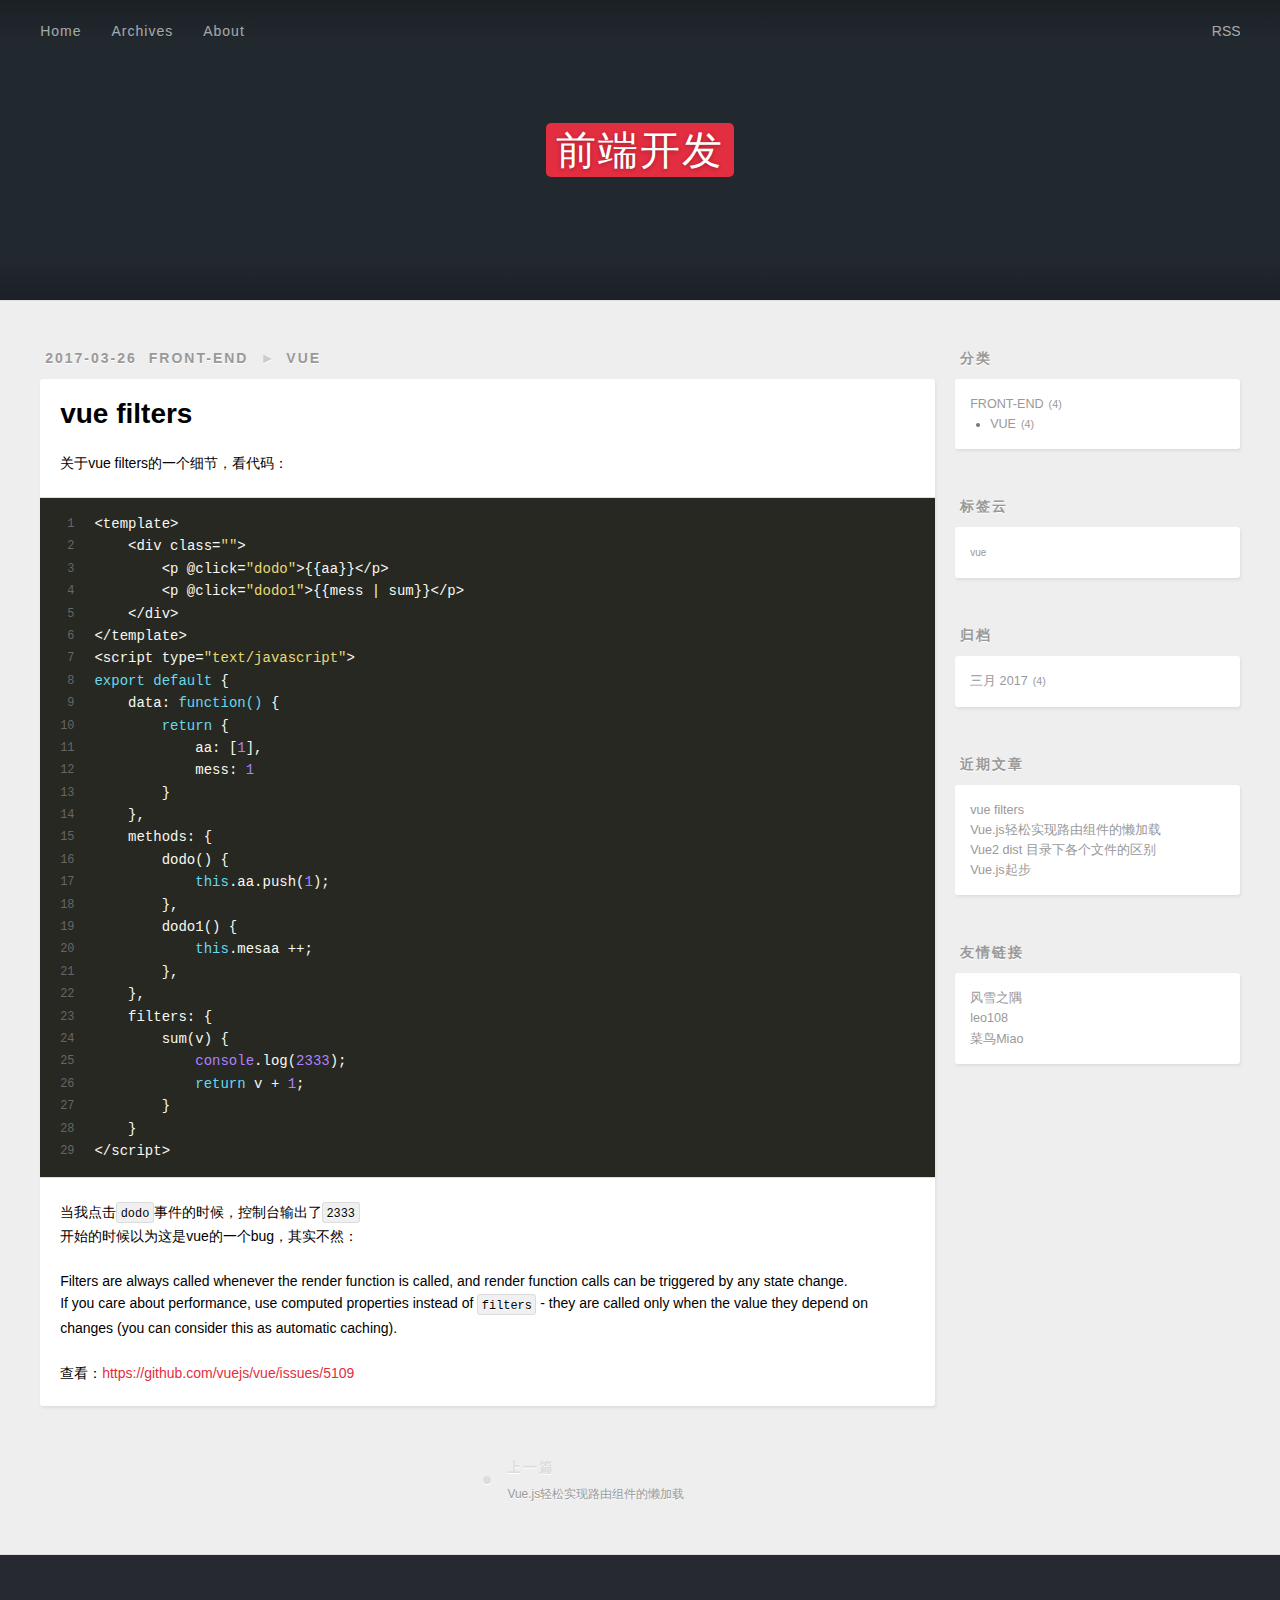
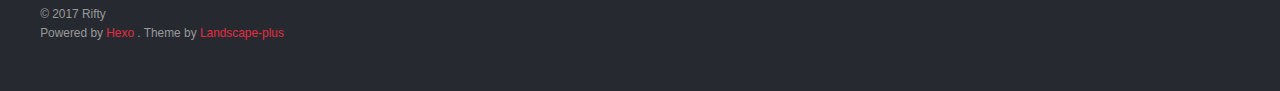
<file: posts/67e979ce.html>
<!DOCTYPE html>
<html>
<head>
  <meta charset="utf-8">
  
  <title>vue filters | 前端开发</title>
  <meta name="viewport" content="width=device-width, initial-scale=1, maximum-scale=1">
  
    <link rel="alternative" href="/atom.xml" title="前端开发" type="application/atom+xml">
  
  <link rel="icon" href="/favicon.ico?"/>
  <link rel="stylesheet" href="/css/style.css">
</head>
<body>
<div id="container">
  <div id="wrap">
    <header id="header">
  <div id="banner"></div>
  <div id="header-outer" class="outer">
    <div id="header-title" class="inner">
      <h1 id="logo-wrap">
        <a href="/" id="logo">前端开发</a>
      </h1>
      
    </div>
    <div id="header-inner" class="inner">
      <nav id="main-nav">
        <a id="main-nav-toggle" class="nav-icon"></a>
        
          <a class="main-nav-link" href="/">Home</a>
        
          <a class="main-nav-link" href="/archives">Archives</a>
        
          <a class="main-nav-link" href="/about">About</a>
        
      </nav>
      <nav id="sub-nav">
        
          <a id="nav-rss-link" class="nav-icon" href="/atom.xml" title="RSS Feed">RSS</a>
        
      </nav>
    </div>
  </div>
</header>
    <div class="outer">
      <section id="main"><article id="post-vue-filters" class="article article-type-post" itemscope itemprop="blogPost">
  <div class="article-meta">
    <a href="/posts/67e979ce.html" class="article-date">
  <time datetime="2017-03-25T20:01:15.000Z" itemprop="datePublished">2017-03-26</time>
</a>
    
  <div class="article-category">
    <a class="article-category-link" href="/categories/front-end/">front-end</a>►<a class="article-category-link" href="/categories/front-end/vue/">vue</a>
  </div>

  </div>
  <div class="article-inner">
    
    
      <header class="article-header">
        
  
    <h1 class="article-title" itemprop="name">
      vue filters
    </h1>
  

      </header>
    
    <div class="article-entry" itemprop="articleBody">
      
        <p>关于vue filters的一个细节，看代码：<br><figure class="highlight html"><table><tr><td class="gutter"><pre><div class="line">1</div><div class="line">2</div><div class="line">3</div><div class="line">4</div><div class="line">5</div><div class="line">6</div><div class="line">7</div><div class="line">8</div><div class="line">9</div><div class="line">10</div><div class="line">11</div><div class="line">12</div><div class="line">13</div><div class="line">14</div><div class="line">15</div><div class="line">16</div><div class="line">17</div><div class="line">18</div><div class="line">19</div><div class="line">20</div><div class="line">21</div><div class="line">22</div><div class="line">23</div><div class="line">24</div><div class="line">25</div><div class="line">26</div><div class="line">27</div><div class="line">28</div><div class="line">29</div></pre></td><td class="code"><pre><div class="line"><span class="tag">&lt;<span class="name">template</span>&gt;</span></div><div class="line">    <span class="tag">&lt;<span class="name">div</span> <span class="attr">class</span>=<span class="string">""</span>&gt;</span></div><div class="line">        <span class="tag">&lt;<span class="name">p</span> @<span class="attr">click</span>=<span class="string">"dodo"</span>&gt;</span>&#123;&#123;aa&#125;&#125;<span class="tag">&lt;/<span class="name">p</span>&gt;</span></div><div class="line">        <span class="tag">&lt;<span class="name">p</span> @<span class="attr">click</span>=<span class="string">"dodo1"</span>&gt;</span>&#123;&#123;mess | sum&#125;&#125;<span class="tag">&lt;/<span class="name">p</span>&gt;</span></div><div class="line">    <span class="tag">&lt;/<span class="name">div</span>&gt;</span></div><div class="line"><span class="tag">&lt;/<span class="name">template</span>&gt;</span></div><div class="line"><span class="tag">&lt;<span class="name">script</span> <span class="attr">type</span>=<span class="string">"text/javascript"</span>&gt;</span><span class="javascript"></span></div><div class="line"><span class="keyword">export</span> <span class="keyword">default</span> &#123;</div><div class="line">    <span class="attr">data</span>: <span class="function"><span class="keyword">function</span>(<span class="params"></span>) </span>&#123;</div><div class="line">        <span class="keyword">return</span> &#123;</div><div class="line">            <span class="attr">aa</span>: [<span class="number">1</span>],</div><div class="line">            <span class="attr">mess</span>: <span class="number">1</span></div><div class="line">        &#125;</div><div class="line">    &#125;,</div><div class="line">    <span class="attr">methods</span>: &#123;</div><div class="line">        dodo() &#123;</div><div class="line">            <span class="keyword">this</span>.aa.push(<span class="number">1</span>);</div><div class="line">        &#125;,</div><div class="line">        dodo1() &#123;</div><div class="line">            <span class="keyword">this</span>.mesaa ++;</div><div class="line">        &#125;,</div><div class="line">    &#125;,</div><div class="line">    <span class="attr">filters</span>: &#123;</div><div class="line">        sum(v) &#123;</div><div class="line">            <span class="built_in">console</span>.log(<span class="number">2333</span>);</div><div class="line">            <span class="keyword">return</span> v + <span class="number">1</span>;</div><div class="line">        &#125;</div><div class="line">    &#125;</div><div class="line"><span class="tag">&lt;/<span class="name">script</span>&gt;</span></div></pre></td></tr></table></figure></p>
<p>当我点击<code>dodo</code>事件的时候，控制台输出了<code>2333</code><br>开始的时候以为这是vue的一个bug，其实不然：</p>
<p>Filters are always called whenever the render function is called, and render function calls can be triggered by any state change.<br>If you care about performance, use computed properties instead of <code>filters</code> - they are called only when the value they depend on changes (you can consider this as automatic caching).</p>
<p>查看：<a href="https://github.com/vuejs/vue/issues/5109" target="_blank" rel="external">https://github.com/vuejs/vue/issues/5109</a></p>

      
    </div>
  </div>
  
    
<nav id="article-nav">
  
  
    <a href="/posts/2dc6fc6f.html" id="article-nav-older" class="article-nav-link-wrap">
      <strong class="article-nav-caption">上一篇</strong>
      <div class="article-nav-title">Vue.js轻松实现路由组件的懒加载</div>
    </a>
  
</nav>

  
</article></section>
      
      <aside id="sidebar">
  
    
  <div class="widget-wrap">
    <h3 class="widget-title">分类</h3>
    <div class="widget">
      <ul class="category-list"><li class="category-list-item"><a class="category-list-link" href="/categories/front-end/">front-end</a><span class="category-list-count">4</span><ul class="category-list-child"><li class="category-list-item"><a class="category-list-link" href="/categories/front-end/vue/">vue</a><span class="category-list-count">4</span></li></ul></li></ul>
    </div>
  </div>

  
    
  <div class="widget-wrap">
    <h3 class="widget-title">标签云</h3>
    <div class="widget tagcloud">
      <a href="/tags/vue/" style="font-size: 10px;">vue</a>
    </div>
  </div>

  
    
  <div class="widget-wrap">
    <h3 class="widget-title">归档</h3>
    <div class="widget">
      <ul class="archive-list"><li class="archive-list-item"><a class="archive-list-link" href="/archives/2017/03/">三月 2017</a><span class="archive-list-count">4</span></li></ul>
    </div>
  </div>

  
    
  <div class="widget-wrap">
    <h3 class="widget-title">近期文章</h3>
    <div class="widget">
      <ul>
        
          <li>
            <a href="/posts/67e979ce.html">vue filters</a>
          </li>
        
          <li>
            <a href="/posts/2dc6fc6f.html">Vue.js轻松实现路由组件的懒加载</a>
          </li>
        
          <li>
            <a href="/posts/644912cd.html">Vue2 dist 目录下各个文件的区别</a>
          </li>
        
          <li>
            <a href="/posts/745f768b.html">Vue.js起步</a>
          </li>
        
      </ul>
    </div>
  </div>

  
    
  <div class="widget-wrap">
    <h3 class="widget-title">友情链接</h3>
    <div class="widget">
      <ul>
        
          <li>
            <a href="http://www.laruence.com/" target="_blank">风雪之隅</a>
          </li>
        
          <li>
            <a href="https://leo108.com/" target="_blank">leo108</a>
          </li>
        
          <li>
            <a href="http://blog.newbmiao.com/" target="_blank">菜鸟Miao</a>
          </li>
        
      </ul>
    </div>
  </div>

  
</aside>
      
    </div>
    <footer id="footer">
  
  <div class="outer">
    <div id="footer-info" class="inner">
      &copy; 2017 Rifty<br>
      Powered by <a href="//hexo.io/" target="_blank">Hexo</a>
      .
      Theme by <a href="https://github.com/xiangming/landscape-plus" target="_blank">Landscape-plus</a>
    </div>
  </div>
</footer>
  </div>
  <nav id="mobile-nav">
  
    <a href="/" class="mobile-nav-link">Home</a>
  
    <a href="/archives" class="mobile-nav-link">Archives</a>
  
    <a href="/about" class="mobile-nav-link">About</a>
  
</nav>
  <!-- totop start -->
<div id="totop">
<a title="返回顶部"><img src="/img/scrollup.png"/></a>
</div>

<!-- totop end -->

<script src="http://apps.bdimg.com/libs/jquery/2.1.4/jquery.min.js"></script>
<script>
window.console&&console.log("%c", "padding:50px 300px;line-height:120px;background:url('http://rifty.oschina.io/demo/images/rabbit.gif') no-repeat;");
</script>
</div>
</body>
</html>
</file>
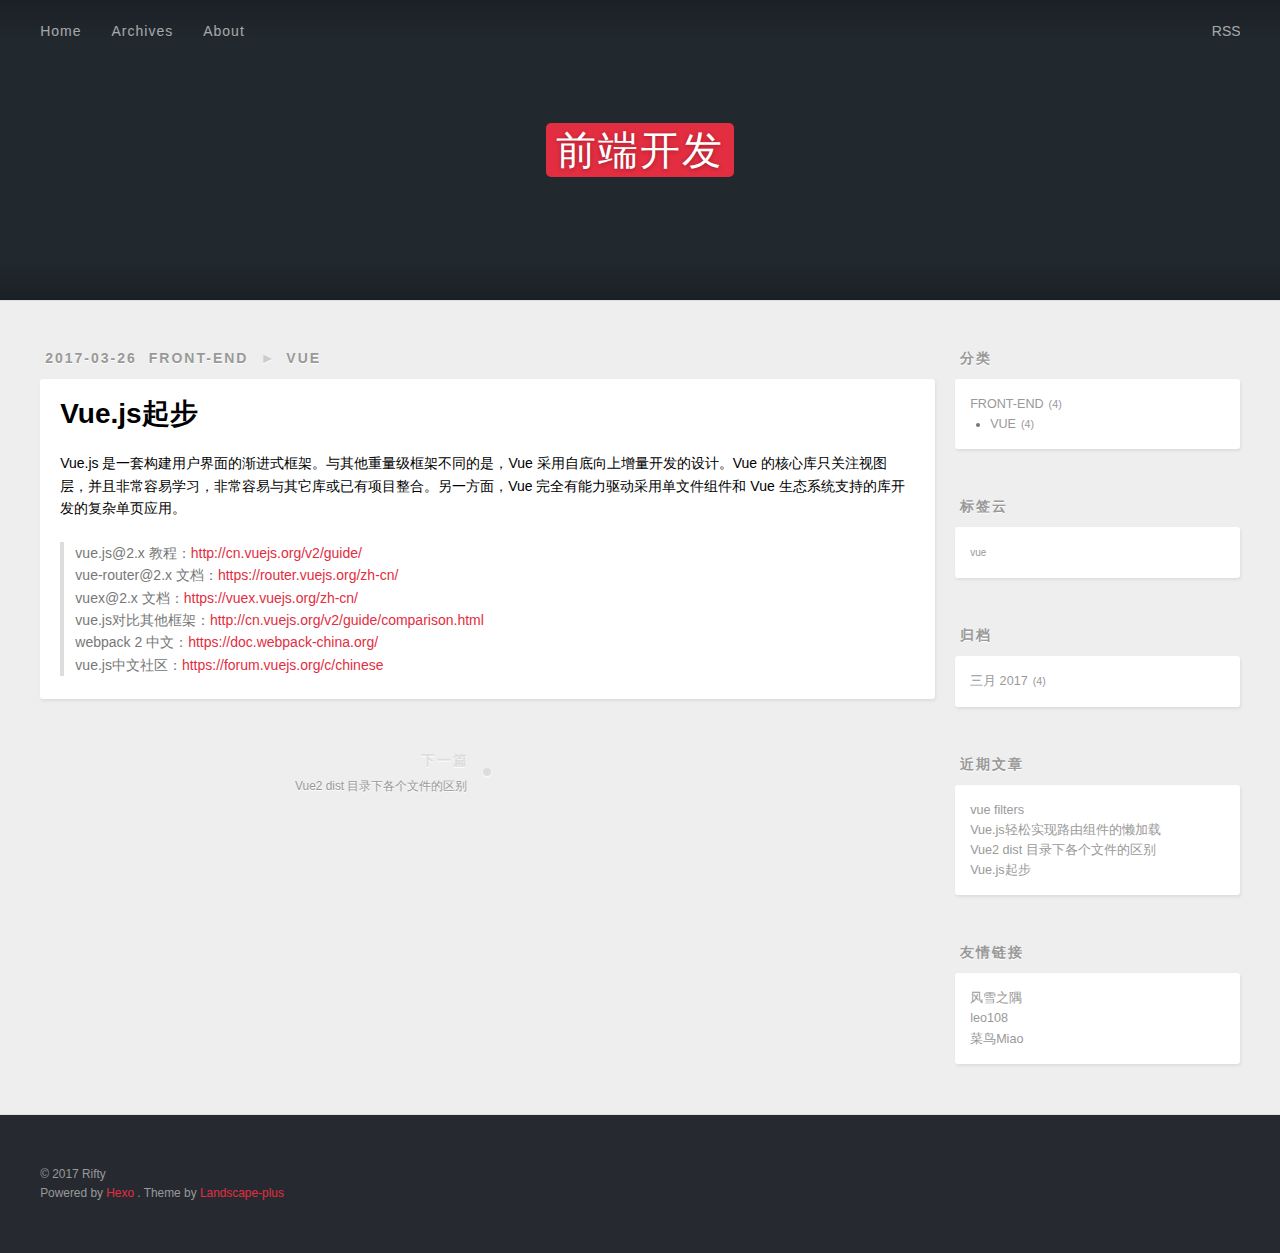
<file: posts/745f768b.html>
<!DOCTYPE html>
<html>
<head>
  <meta charset="utf-8">
  
  <title>Vue.js起步 | 前端开发</title>
  <meta name="viewport" content="width=device-width, initial-scale=1, maximum-scale=1">
  
    <link rel="alternative" href="/atom.xml" title="前端开发" type="application/atom+xml">
  
  <link rel="icon" href="/favicon.ico?"/>
  <link rel="stylesheet" href="/css/style.css">
</head>
<body>
<div id="container">
  <div id="wrap">
    <header id="header">
  <div id="banner"></div>
  <div id="header-outer" class="outer">
    <div id="header-title" class="inner">
      <h1 id="logo-wrap">
        <a href="/" id="logo">前端开发</a>
      </h1>
      
    </div>
    <div id="header-inner" class="inner">
      <nav id="main-nav">
        <a id="main-nav-toggle" class="nav-icon"></a>
        
          <a class="main-nav-link" href="/">Home</a>
        
          <a class="main-nav-link" href="/archives">Archives</a>
        
          <a class="main-nav-link" href="/about">About</a>
        
      </nav>
      <nav id="sub-nav">
        
          <a id="nav-rss-link" class="nav-icon" href="/atom.xml" title="RSS Feed">RSS</a>
        
      </nav>
    </div>
  </div>
</header>
    <div class="outer">
      <section id="main"><article id="post-Vue-js起步" class="article article-type-post" itemscope itemprop="blogPost">
  <div class="article-meta">
    <a href="/posts/745f768b.html" class="article-date">
  <time datetime="2017-03-25T17:46:25.000Z" itemprop="datePublished">2017-03-26</time>
</a>
    
  <div class="article-category">
    <a class="article-category-link" href="/categories/front-end/">front-end</a>►<a class="article-category-link" href="/categories/front-end/vue/">vue</a>
  </div>

  </div>
  <div class="article-inner">
    
    
      <header class="article-header">
        
  
    <h1 class="article-title" itemprop="name">
      Vue.js起步
    </h1>
  

      </header>
    
    <div class="article-entry" itemprop="articleBody">
      
        <p>Vue.js 是一套构建用户界面的渐进式框架。与其他重量级框架不同的是，Vue 采用自底向上增量开发的设计。Vue 的核心库只关注视图层，并且非常容易学习，非常容易与其它库或已有项目整合。另一方面，Vue 完全有能力驱动采用单文件组件和 Vue 生态系统支持的库开发的复杂单页应用。</p>
<blockquote>
<p>vue.js@2.x 教程：<a href="http://cn.vuejs.org/v2/guide/" target="_blank" rel="external">http://cn.vuejs.org/v2/guide/</a><br>vue-router@2.x 文档：<a href="https://router.vuejs.org/zh-cn/" target="_blank" rel="external">https://router.vuejs.org/zh-cn/</a><br>vuex@2.x 文档：<a href="https://vuex.vuejs.org/zh-cn/" target="_blank" rel="external">https://vuex.vuejs.org/zh-cn/</a><br>vue.js对比其他框架：<a href="http://cn.vuejs.org/v2/guide/comparison.html" target="_blank" rel="external">http://cn.vuejs.org/v2/guide/comparison.html</a><br>webpack 2 中文：<a href="https://doc.webpack-china.org/" target="_blank" rel="external">https://doc.webpack-china.org/</a><br>vue.js中文社区：<a href="https://forum.vuejs.org/c/chinese" target="_blank" rel="external">https://forum.vuejs.org/c/chinese</a></p>
</blockquote>
<a id="more"></a>

      
    </div>
  </div>
  
    
<nav id="article-nav">
  
    <a href="/posts/644912cd.html" id="article-nav-newer" class="article-nav-link-wrap">
      <strong class="article-nav-caption">下一篇</strong>
      <div class="article-nav-title">
        
          Vue2 dist 目录下各个文件的区别
        
      </div>
    </a>
  
  
</nav>

  
</article></section>
      
      <aside id="sidebar">
  
    
  <div class="widget-wrap">
    <h3 class="widget-title">分类</h3>
    <div class="widget">
      <ul class="category-list"><li class="category-list-item"><a class="category-list-link" href="/categories/front-end/">front-end</a><span class="category-list-count">4</span><ul class="category-list-child"><li class="category-list-item"><a class="category-list-link" href="/categories/front-end/vue/">vue</a><span class="category-list-count">4</span></li></ul></li></ul>
    </div>
  </div>

  
    
  <div class="widget-wrap">
    <h3 class="widget-title">标签云</h3>
    <div class="widget tagcloud">
      <a href="/tags/vue/" style="font-size: 10px;">vue</a>
    </div>
  </div>

  
    
  <div class="widget-wrap">
    <h3 class="widget-title">归档</h3>
    <div class="widget">
      <ul class="archive-list"><li class="archive-list-item"><a class="archive-list-link" href="/archives/2017/03/">三月 2017</a><span class="archive-list-count">4</span></li></ul>
    </div>
  </div>

  
    
  <div class="widget-wrap">
    <h3 class="widget-title">近期文章</h3>
    <div class="widget">
      <ul>
        
          <li>
            <a href="/posts/67e979ce.html">vue filters</a>
          </li>
        
          <li>
            <a href="/posts/2dc6fc6f.html">Vue.js轻松实现路由组件的懒加载</a>
          </li>
        
          <li>
            <a href="/posts/644912cd.html">Vue2 dist 目录下各个文件的区别</a>
          </li>
        
          <li>
            <a href="/posts/745f768b.html">Vue.js起步</a>
          </li>
        
      </ul>
    </div>
  </div>

  
    
  <div class="widget-wrap">
    <h3 class="widget-title">友情链接</h3>
    <div class="widget">
      <ul>
        
          <li>
            <a href="http://www.laruence.com/" target="_blank">风雪之隅</a>
          </li>
        
          <li>
            <a href="https://leo108.com/" target="_blank">leo108</a>
          </li>
        
          <li>
            <a href="http://blog.newbmiao.com/" target="_blank">菜鸟Miao</a>
          </li>
        
      </ul>
    </div>
  </div>

  
</aside>
      
    </div>
    <footer id="footer">
  
  <div class="outer">
    <div id="footer-info" class="inner">
      &copy; 2017 Rifty<br>
      Powered by <a href="//hexo.io/" target="_blank">Hexo</a>
      .
      Theme by <a href="https://github.com/xiangming/landscape-plus" target="_blank">Landscape-plus</a>
    </div>
  </div>
</footer>
  </div>
  <nav id="mobile-nav">
  
    <a href="/" class="mobile-nav-link">Home</a>
  
    <a href="/archives" class="mobile-nav-link">Archives</a>
  
    <a href="/about" class="mobile-nav-link">About</a>
  
</nav>
  <!-- totop start -->
<div id="totop">
<a title="返回顶部"><img src="/img/scrollup.png"/></a>
</div>

<!-- totop end -->

<script src="http://apps.bdimg.com/libs/jquery/2.1.4/jquery.min.js"></script>
<script>
window.console&&console.log("%c", "padding:50px 300px;line-height:120px;background:url('http://rifty.oschina.io/demo/images/rabbit.gif') no-repeat;");
</script>
</div>
</body>
</html>
</file>
<file: css/style.css>
html,body,div,span,applet,object,iframe,h1,h2,h3,h4,h5,h6,p,blockquote,pre,a,abbr,acronym,address,big,cite,code,del,dfn,em,img,ins,kbd,q,s,samp,small,strike,strong,sub,sup,tt,var,dl,dt,dd,ol,ul,li,fieldset,form,label,legend,table,caption,tbody,tfoot,thead,tr,th,td{margin:0;padding:0;border:0;outline:0;font-weight:inherit;font-style:inherit;font-family:inherit;font-size:100%;vertical-align:baseline}body{zoom:1;width:100%;line-height:1;color:#000;background:#eee;font:14px/1.6em "Microsoft Yahei","Helvetica Neue",Helvetica,Arial,sans-serif;-webkit-text-size-adjust:100%}body:before,body:after{content:"";display:table;clear:both}ol,ul{list-style:none}table{border-collapse:separate;border-spacing:0;vertical-align:middle}caption,th,td{text-align:left;font-weight:normal;vertical-align:middle}a img{border:0}input,button{margin:0;padding:0}input::-moz-focus-inner,button::-moz-focus-inner{border:0;padding:0}html,body,#container{height:100%;position:relative}.outer{zoom:1;max-width:1220px;margin:0 auto;padding:0 10px}.outer:before,.outer:after{content:"";display:table;clear:both}.inner{display:inline;float:left;width:98.33333333333333%;margin:0 .833333333333333%}.left,.alignleft{float:left}.right,.alignright{float:right}.clear{clear:both}.mobile-nav-on{overflow:hidden}#wrap{height:100%;width:100%;position:absolute;top:0;left:0;-webkit-transition:.2s ease-out;-moz-transition:.2s ease-out;-o-transition:.2s ease-out;-ms-transition:.2s ease-out;transition:.2s ease-out;z-index:1;background:#eee}.mobile-nav-on #wrap{left:280px}@media screen and (min-width:768px){#main{display:inline;float:left;width:73.33333333333333%;margin:0 .833333333333333%}}.article-date,.article-category-link,.archive-year,.widget-title{text-decoration:none;text-transform:uppercase;letter-spacing:2px;color:#999;margin-bottom:1em;margin-left:5px;line-height:1em;text-shadow:0 1px #fff;font-weight:bold}.article-inner,.archive-article-inner{background:#fff;-webkit-box-shadow:1px 2px 3px #ddd;box-shadow:1px 2px 3px #ddd;border-radius:3px}.article-entry h1,.widget h1,.article-entry h2,.widget h2,.article-entry h3,.widget h3,.article-entry h4,.widget h4,.article-entry h5,.widget h5,.article-entry h6,.widget h6{font-weight:bold;color:#000;}.article-entry h1 a,.widget h1 a,.article-entry h2 a,.widget h2 a,.article-entry h3 a,.widget h3 a,.article-entry h4 a,.widget h4 a,.article-entry h5 a,.widget h5 a,.article-entry h6 a,.widget h6 a{color:#000;text-decoration:none}.article-entry h1 a:hover,.widget h1 a:hover,.article-entry h2 a:hover,.widget h2 a:hover,.article-entry h3 a:hover,.widget h3 a:hover,.article-entry h4 a:hover,.widget h4 a:hover,.article-entry h5 a:hover,.widget h5 a:hover,.article-entry h6 a:hover,.widget h6 a:hover{color:#e32d40}.article-entry h2,.widget h2,.article-entry h3,.widget h3,.article-entry h4,.widget h4,.article-entry h5,.widget h5,.article-entry h6,.widget h6{font-weight:600;margin-bottom:10px}.article-entry h1,.widget h1{font-size:2em}.article-entry h2,.widget h2{font-size:1.5em}.article-entry h3,.widget h3{font-size:1.3em}.article-entry h4,.widget h4{font-size:1.2em}.article-entry h5,.widget h5{font-size:1em}.article-entry h6,.widget h6{font-size:1em;color:#999}.article-entry hr,.widget hr{border:1px dashed #ddd}.article-entry strong,.widget strong{font-weight:bold}.article-entry em,.widget em,.article-entry cite,.widget cite{font-style:italic}.article-entry sup,.widget sup,.article-entry sub,.widget sub{font-size:.75em;line-height:0;position:relative;vertical-align:baseline}.article-entry sup,.widget sup{top:-0.5em}.article-entry sub,.widget sub{bottom:-0.2em}.article-entry small,.widget small{font-size:.85em}.article-entry acronym,.widget acronym,.article-entry abbr,.widget abbr{border-bottom:1px dotted}.article-entry ul,.widget ul,.article-entry ol,.widget ol,.article-entry dl,.widget dl{margin:0 20px;line-height:1.6em}.article-entry ul ul,.widget ul ul,.article-entry ol ul,.widget ol ul,.article-entry ul ol,.widget ul ol,.article-entry ol ol,.widget ol ol{margin-top:0;margin-bottom:0}.article-entry ul,.widget ul{list-style:disc}.article-entry ol,.widget ol{list-style:decimal}.article-entry dt,.widget dt{font-weight:bold}#header{height:300px;position:relative;border-bottom:1px solid #ddd}#header:before,#header:after{content:"";position:absolute;left:0;right:0;height:40px}#header:before{top:0;background:-webkit-linear-gradient(rgba(0,0,0,0.2),transparent);background:-moz-linear-gradient(rgba(0,0,0,0.2),transparent);background:-o-linear-gradient(rgba(0,0,0,0.2),transparent);background:-ms-linear-gradient(rgba(0,0,0,0.2),transparent);background:linear-gradient(rgba(0,0,0,0.2),transparent)}
#header:after{bottom:0;background:-webkit-linear-gradient(transparent,rgba(0,0,0,0.2));background:-moz-linear-gradient(transparent,rgba(0,0,0,0.2));background:-o-linear-gradient(transparent,rgba(0,0,0,0.2));background:-ms-linear-gradient(transparent,rgba(0,0,0,0.2));background:linear-gradient(transparent,rgba(0,0,0,0.2))}#header-outer{height:100%;position:relative}#header-inner{position:relative;overflow:hidden}#banner{position:absolute;top:0;left:0;width:100%;height:100%;background:#21282e;-webkit-background-size:cover;-moz-background-size:cover;background-size:cover;z-index:-1}#header-title{text-align:center;height:40px;position:absolute;top:50%;left:0;margin-top:-20px}#logo,#subtitle{text-decoration:none;color:#fff;font-weight:300;text-shadow:0 1px 4px rgba(0,0,0,0.3)}#logo{font-size:40px;line-height:40px;letter-spacing:2px;background:#e32d40;padding:5px 10px;border-radius:5px}#subtitle{font-size:16px;line-height:16px;letter-spacing:1px;color:#687e91}#subtitle-wrap{margin-top:16px}#main-nav{float:left;margin-left:-15px}.nav-icon,.main-nav-link{float:left;color:#fff;opacity:.6;-ms-filter:"alpha(opacity=60)";filter:alpha(opacity=60);text-decoration:none;text-shadow:0 1px rgba(0,0,0,0.2);-webkit-transition:opacity .2s;-moz-transition:opacity .2s;-o-transition:opacity .2s;-ms-transition:opacity .2s;transition:opacity .2s;display:block;padding:20px 15px}.nav-icon:hover,.main-nav-link:hover{opacity:1;-ms-filter:none;filter:none}.nav-icon{text-align: left;font-size: 14px;width: 28px;height: 20px;}.main-nav-link{font-weight:300;letter-spacing:1px}@media screen and (max-width:479px){.main-nav-link{display:none}}#main-nav-toggle{display:none}@media screen and (max-width:479px){#main-nav-toggle{display:block}}#sub-nav{float:right;margin-right:-15px}#search-form-wrap{position:absolute;top:15px;width:150px;height:30px;right:-150px;opacity:0;-ms-filter:"alpha(opacity=0)";filter:alpha(opacity=0);-webkit-transition:.2s ease-out;-moz-transition:.2s ease-out;-o-transition:.2s ease-out;-ms-transition:.2s ease-out;transition:.2s ease-out}#search-form-wrap.on{opacity:1;-ms-filter:none;filter:none;right:0}@media screen and (max-width:479px){#search-form-wrap{width:100%;right:-100%}}.search-form{position:absolute;top:0;left:0;right:0;background:#fff;padding:5px 15px;border-radius:15px;-webkit-box-shadow:0 0 10px rgba(0,0,0,0.3);box-shadow:0 0 10px rgba(0,0,0,0.3)}.search-form-input{border:0;background:0;color:#000;width:100%;font:13px "Microsoft Yahei","Helvetica Neue",Helvetica,Arial,sans-serif;outline:0}.search-form-input::-webkit-search-results-decoration,.search-form-input::-webkit-search-cancel-button{-webkit-appearance:none}.search-form-submit{position:absolute;top:50%;right:10px;margin-top:-7px;font:13px FontAwesome;border:0;background:0;color:#bbb;cursor:pointer}.search-form-submit:hover,.search-form-submit:focus{color:#777}.article{margin:50px 0}.article-inner{overflow:hidden}.article-meta{zoom:1;margin-bottom: 1em;}.article-meta:before,.article-meta:after{content:"";display:table}.article-meta:after{clear:both}.article-date{float:left;margin-bottom: 0;}.article-category{float:left;line-height:1em;color:#ccc;text-shadow:0 1px #fff;}.article-category-link{margin:0 12px 1em}.article-header{padding:20px 20px 0}.article-title{text-decoration:none;font-size:2em;font-weight:bold;color:#000;line-height:1.1em;-webkit-transition:color .2s;-moz-transition:color .2s;-o-transition:color .2s;-ms-transition:color .2s;transition:color .2s}a.article-title:hover{color:#e32d40}.article-entry{zoom:1;color:#000;padding:0 20px}.article-entry:before,.article-entry:after{content:"";display:table}.article-entry:after{clear:both}.article-entry p,.article-entry table{line-height:1.6em;margin:1.6em 0}.article-entry h1,.article-entry h2,.article-entry h3,.article-entry h4,.article-entry h5,.article-entry h6{font-weight:bold}.article-entry h1,.article-entry h2,.article-entry h3,.article-entry h4,.article-entry h5,.article-entry h6{line-height:1.1em;margin:1.1em 0}.article-entry a{color:#e32d40;text-decoration:none;word-break: break-all;}.article-entry a:hover{text-decoration:underline}.article-entry ul,.article-entry ol,.article-entry dl{margin-top:1.6em;margin-bottom:1.6em}.article-entry img,.article-entry video{max-width:100%;height:auto;display:block;margin:auto}.article-entry iframe{border:0}.article-entry table{width:100%;border-collapse:collapse;border-spacing:0}.article-entry th{font-weight:bold;border-bottom:2px solid #ddd;padding-bottom:.5em}.article-entry td{border-bottom:1px solid #ddd;padding:10px 0}.article-entry blockquote{margin:1.6em 0;padding:0 .8em;border-left:4px solid #ddd;color:#777}
.article-entry blockquote footer{font-size:14px;margin:1.6em 0;font-family:"Microsoft Yahei","Helvetica Neue",Helvetica,Arial,sans-serif}.article-entry blockquote footer cite:before{content:"—";padding:0 .5em}.article-entry .pullquote{text-align:left;width:45%;margin:0}.article-entry .pullquote.left{margin-left:.5em;margin-right:1em}.article-entry .pullquote.right{margin-right:.5em;margin-left:1em}.article-entry .caption{color:#999;display:block;font-size:.9em;margin-top:.5em;position:relative;text-align:center}.article-entry .video-container{position:relative;padding-top:56.25%;height:0;overflow:hidden}.article-entry .video-container iframe,.article-entry .video-container object,.article-entry .video-container embed{position:absolute;top:0;left:0;width:100%;height:100%;margin-top:0}.article-more-link a{display:inline-block;line-height:1em;padding:6px 15px;border-radius:15px;background:#eee;color:#999;text-shadow:0 1px #fff;text-decoration:none}.article-more-link a:hover{background:#e32d40;color:#fff;text-decoration:none;text-shadow:0 1px #c01a2b}.article-footer{zoom:1;font-size:.85em;line-height:1.6em;border-top:1px solid #ddd;padding-top:1.6em;margin:0 20px 20px}.article-footer:before,.article-footer:after{content:"";display:table}.article-footer:after{clear:both}.article-footer a{color:#999;text-decoration:none}.article-footer a:hover{color:#000}.article-tag-list-item{float:left;margin-right:10px}.article-tag-list-link:before{content:"#"}.article-comment-link{float:right}.article-share-link{cursor:pointer;float:right;margin-left:20px}#article-nav{zoom:1;position:relative}#article-nav:before,#article-nav:after{content:"";display:table}#article-nav:after{clear:both}@media screen and (min-width:768px){#article-nav{margin:50px 0}#article-nav:before{width:8px;height:8px;position:absolute;top:50%;left:50%;margin-top:-4px;margin-left:-4px;content:"";border-radius:50%;background:#ddd;-webkit-box-shadow:0 1px 2px #fff;box-shadow:0 1px 2px #fff}}.article-nav-link-wrap{text-decoration:none;text-shadow:0 1px #fff;color:#999;-webkit-box-sizing:border-box;-moz-box-sizing:border-box;box-sizing:border-box;margin-top:50px;text-align:center;display:block}.article-nav-link-wrap:hover{color:#000}@media screen and (min-width:768px){.article-nav-link-wrap{width:50%;margin-top:0}}@media screen and (min-width:768px){#article-nav-newer{float:left;text-align:right;padding-right:20px}}@media screen and (min-width:768px){#article-nav-older{float:right;text-align:left;padding-left:20px}}.article-nav-caption{text-transform:uppercase;letter-spacing:2px;color:#ddd;line-height:1em;font-weight:bold}#article-nav-newer .article-nav-caption{margin-right:-2px}.article-nav-title{font-size:.85em;line-height:1.6em;margin-top:.5em}.article-share-box{position:absolute;display:none;background:#fff;-webkit-box-shadow:1px 2px 10px rgba(0,0,0,0.2);box-shadow:1px 2px 10px rgba(0,0,0,0.2);border-radius:3px;margin-left:-145px;overflow:hidden;z-index:1}.article-share-box.on{display:block}.article-share-input{width:100%;background:0;-webkit-box-sizing:border-box;-moz-box-sizing:border-box;box-sizing:border-box;font:14px "Microsoft Yahei","Helvetica Neue",Helvetica,Arial,sans-serif;padding:0 15px;color:#000;outline:0;border:1px solid #ddd;border-radius:3px 3px 0 0;height:36px;line-height:36px}.article-share-links{zoom:1;background:#eee}.article-share-links:before,.article-share-links:after{content:"";display:table}.article-share-links:after{clear:both}.article-share-weibo,.article-share-weixin,.article-share-qq,.article-share-renren,.article-share-more,.article-share-twitter,.article-share-facebook,.article-share-pinterest,.article-share-google{width:50px;height:50px;display:block;float:left;position:relative;color:#999;text-shadow:0 1px #fff;cursor:pointer}.article-share-weibo:before,.article-share-weixin:before,.article-share-qq:before,.article-share-renren:before,.article-share-more:before,.article-share-twitter:before,.article-share-facebook:before,.article-share-pinterest:before,.article-share-google:before{font-size:20px;font-family:FontAwesome;width:20px;height:20px;position:absolute;top:50%;left:50%;margin-top:-10px;margin-left:-10px;text-align:center}.article-share-weibo:hover,.article-share-weixin:hover,.article-share-qq:hover,.article-share-renren:hover,.article-share-more:hover,.article-share-twitter:hover,.article-share-facebook:hover,.article-share-pinterest:hover,.article-share-google:hover{color:#fff}.article-share-google:hover{background:#dd4b39;text-shadow:0 1px #be3221}.article-gallery{background:#000;position:relative}.article-gallery-photos{position:relative;overflow:hidden}.article-gallery-img{display:none;max-width:100%}.article-gallery-img:first-child{display:block}.article-gallery-img.loaded{position:absolute;display:block}.article-gallery-img img{display:block;max-width:100%;margin:0 auto}#comments{background:#fff;-webkit-box-shadow:1px 2px 3px #ddd;box-shadow:1px 2px 3px #ddd;padding:20px;border:1px solid #ddd;border-radius:3px;margin:50px 0}#comments a{color:#e32d40}.archives-wrap{margin:50px 0}.archives{zoom:1}.archives:before,.archives:after{content:"";display:table}.archives:after{clear:both}.archive-year-wrap{margin-bottom:1em;line-height:1em}.archives{-webkit-column-gap:10px;-moz-column-gap:10px;column-gap:10px}@media screen and (min-width:480px) and (max-width:767px){.archives{-webkit-column-count:2;-moz-column-count:2;column-count:2}}@media screen and (min-width:768px){.archives{-webkit-column-count:3;-moz-column-count:3;column-count:3}}.archive-article{-webkit-column-break-inside:avoid;page-break-inside:avoid;overflow:hidden;break-inside:avoid-column}.archive-article-inner{padding:10px;margin-bottom:15px}.archive-article-title{text-decoration:none;font-weight:bold;color:#000;-webkit-transition:color .2s;-moz-transition:color .2s;-o-transition:color .2s;-ms-transition:color .2s;transition:color .2s;line-height:1.6em}.archive-article-title:hover{color:#e32d40}.archive-article-footer{margin-top:1em}.archive-article-date{color:#999;text-decoration:none;font-size:.85em;line-height:1em;margin-bottom:.5em;display:block}#page-nav{zoom:1;margin:50px auto;background:#fff;-webkit-box-shadow:1px 2px 3px #ddd;box-shadow:1px 2px 3px #ddd;border:1px solid #ddd;border-radius:3px;text-align:center;color:#999;overflow:hidden}#page-nav:before,#page-nav:after{content:"";display:table}#page-nav:after{clear:both}#page-nav a,#page-nav span{padding:10px 20px;line-height:1;height:2ex}#page-nav a{color:#999;text-decoration:none}#page-nav a:hover{background:#999;color:#fff}#page-nav .prev{float:left}#page-nav .next{float:right}#page-nav .page-number{display:inline-block}@media screen and (max-width:479px){#page-nav .page-number{display:none}}#page-nav .current{color:#000;font-weight:bold}#page-nav .space{color:#ddd}#footer{background:#262a30;padding:50px 0;border-top:1px solid #ddd;color:#999}#footer a{color:#e32d40;text-decoration:none}#footer a:hover{text-decoration:underline}#footer-info{line-height:1.6em;font-size:.85em}.article-entry pre,.article-entry .highlight{background:#272822;margin:0 -20px;padding:15px 20px;border-style:solid;border-color:#ddd;border-width:1px 0;overflow:auto;color:#f8f8f2;line-height:22.400000000000002px}.article-entry .highlight .gutter pre,.article-entry .gist .gist-file .gist-data .line-numbers{color:#666;font-size:.85em}.article-entry pre,.article-entry code{font-family:"Source Code Pro",Consolas,Monaco,Menlo,Consolas,monospace}.article-entry code{background:#f0f0f0;text-shadow:0 1px #fff;font-size:.85em;padding:.3em .3em .1em .3em;border:1px solid #dcdcdc;border-radius:3px}.article-entry pre code{background:0;text-shadow:none;padding:0;border:0}.article-entry .highlight pre{border:0;margin:0;padding:0}.article-entry .highlight table{margin:0;width:auto}.article-entry .highlight td{border:0;padding:0}.article-entry .highlight figcaption{zoom:1;font-size:.85em;color:#75715e;line-height:1em;margin-bottom:1em}.article-entry .highlight figcaption:before,.article-entry .highlight figcaption:after{content:"";display:table}.article-entry .highlight figcaption:after{clear:both}.article-entry .highlight figcaption a{float:right}.article-entry .highlight .gutter pre{text-align:right;padding-right:20px}.article-entry .highlight .line{height:22.400000000000002px}.article-entry .gist{margin:0 -20px;border-style:solid;border-color:#ddd;border-width:1px 0;background:#272822;padding:15px 20px 15px 0}.article-entry .gist .gist-file{border:0;font-family:"Source Code Pro",Consolas,Monaco,Menlo,Consolas,monospace;margin:0}.article-entry .gist .gist-file .gist-data{background:0;border:0}.article-entry .gist .gist-file .gist-data .line-numbers{background:0;border:0;padding:0 20px 0 0}.article-entry .gist .gist-file .gist-data .line-data{padding:0!important}.article-entry .gist .gist-file .highlight{margin:0;padding:0;border:0}.article-entry .gist .gist-file .gist-meta{background:#272822;color:#75715e;font:.85em "Microsoft Yahei","Helvetica Neue",Helvetica,Arial,sans-serif;text-shadow:0;padding:0;margin-top:1em;margin-left:20px}.article-entry .gist .gist-file .gist-meta a{color:#e32d40;font-weight:normal}.article-entry .gist .gist-file .gist-meta a:hover{text-decoration:underline}pre .comment,pre .preprocessor{color:#75715e}pre .tag{color:#f8f8f2}pre .title,pre .variable,pre .regexp,pre .ruby .constant,pre .xml .tag .title,pre .xml .pi,pre .xml .doctype,pre .html .doctype,pre .css .id,pre .css .class,pre .css .pseudo{color:#f92672}pre .number,pre .built_in,pre .literal,pre .constant{color:#ae81ff}pre .params{color:#fd971f}pre .class,pre .ruby .class .title,pre .css .rules .attribute,pre .attribute{color:#a6e22e}pre .string,pre .value,pre .inheritance,pre .header,pre .ruby .symbol,pre .xml .cdata{color:#e6db74}pre .css .hexcolor{color:#a1efe4}pre .function,pre .python .decorator,pre .python .title,pre .ruby .function .title,pre .ruby .title .keyword,pre .perl .sub,pre .javascript .title,pre .coffeescript .title{color:#66d9ef}pre .keyword,pre .javascript .function{color:#66d9ef}@media screen and (max-width:479px){#mobile-nav{position:absolute;top:0;left:0;width:280px;height:100%;background:#191919;border-right:1px solid #fff}}@media screen and (max-width:479px){.mobile-nav-link{display:block;color:#999;text-decoration:none;padding:15px 20px;}.mobile-nav-link:hover{color:#fff}}@media screen and (max-width:479px){#sidebar{display:none}}#totop{position:fixed;display:none;z-index:9999;bottom:5em;right:1em;cursor:pointer}@media tabletmax{#totop{display:none!important}}@media screen and (min-width:768px){#sidebar{display:inline;float:left;width:23.333333333333332%;margin:0 .833333333333333%}}.widget-wrap{margin:50px 0}.widget{color:#777;text-shadow:0 1px #fff;background:#fff;-webkit-box-shadow:1px 2px 3px #ddd;box-shadow:1px 2px 3px #ddd;padding:15px;border-radius:3px}.widget a{color:#999;text-decoration:none}.widget a:hover{text-decoration:underline;color:#e32d40}.widget ul ul,.widget ol ul,.widget dl ul,.widget ul ol,.widget ol ol,.widget dl ol,.widget ul dl,.widget ol dl,.widget dl dl{margin-left:15px;list-style:disc}.widget{line-height:1.6em;word-wrap:break-word;font-size:.9em}.widget ul,.widget ol{list-style:none;margin:0}.widget ul ul,.widget ol ul,.widget ul ol,.widget ol ol{margin:0 20px}.widget ul ul,.widget ol ul{list-style:disc}.widget ul ol,.widget ol ol{list-style:decimal}.category-list-count,.tag-list-count,.archive-list-count{padding-left:5px;color:#999;font-size:.85em}.category-list-count:before,.tag-list-count:before,.archive-list-count:before{content:"("}.category-list-count:after,.tag-list-count:after,.archive-list-count:after{content:")"}.tagcloud a{margin-right:5px}#local-search-input{box-sizing: border-box;outline: none;color: #999;width: 100%;}#local-search-result li {margin: 0.5em auto;border-bottom: 1px dotted #d3d3d3;}#local-search-result a.search-result-title {line-height: 1.2;font-weight: bold;width: 100%;overflow: hidden;white-space: nowrap;text-overflow: ellipsis;display: inline-block;}.recent-post-li{text-overflow: ellipsis;white-space: nowrap;overflow: hidden;width: 100%;display: inline-block;}li.category-list-item {text-transform: uppercase;}
</file>
